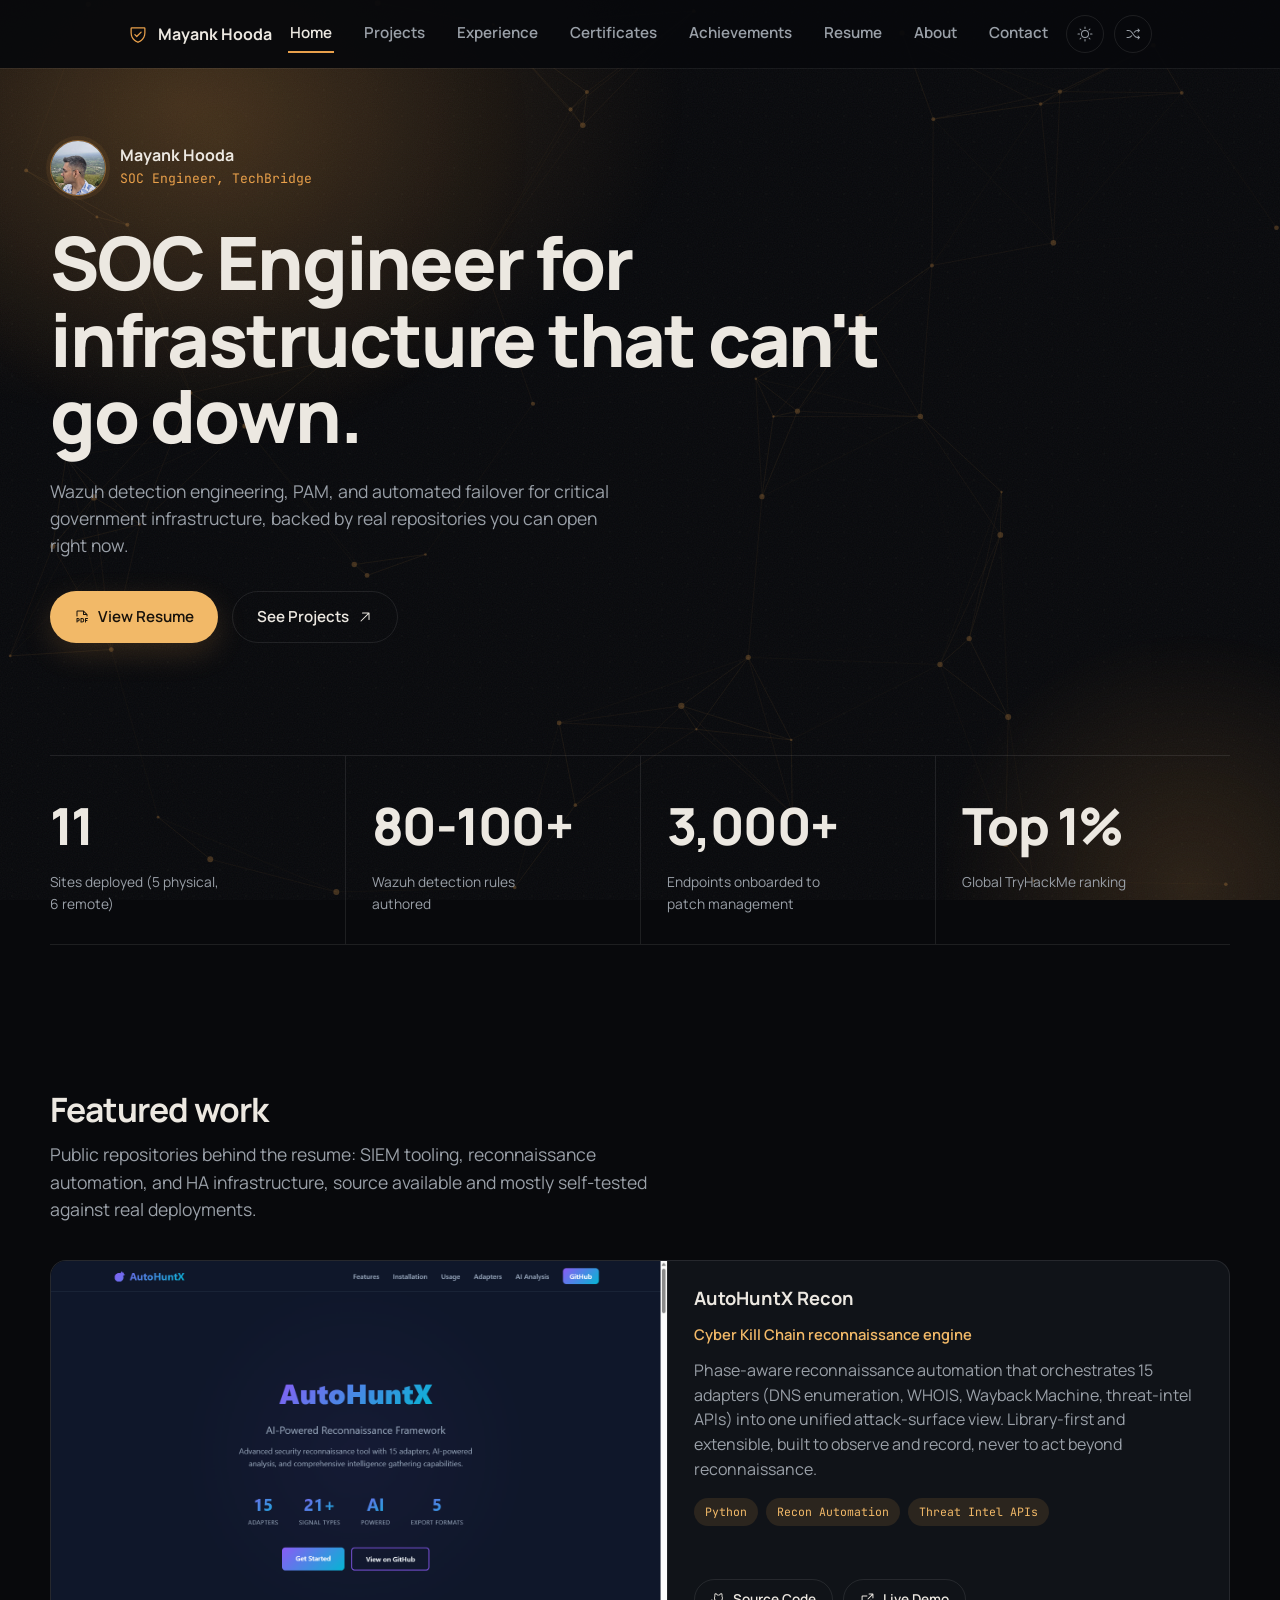
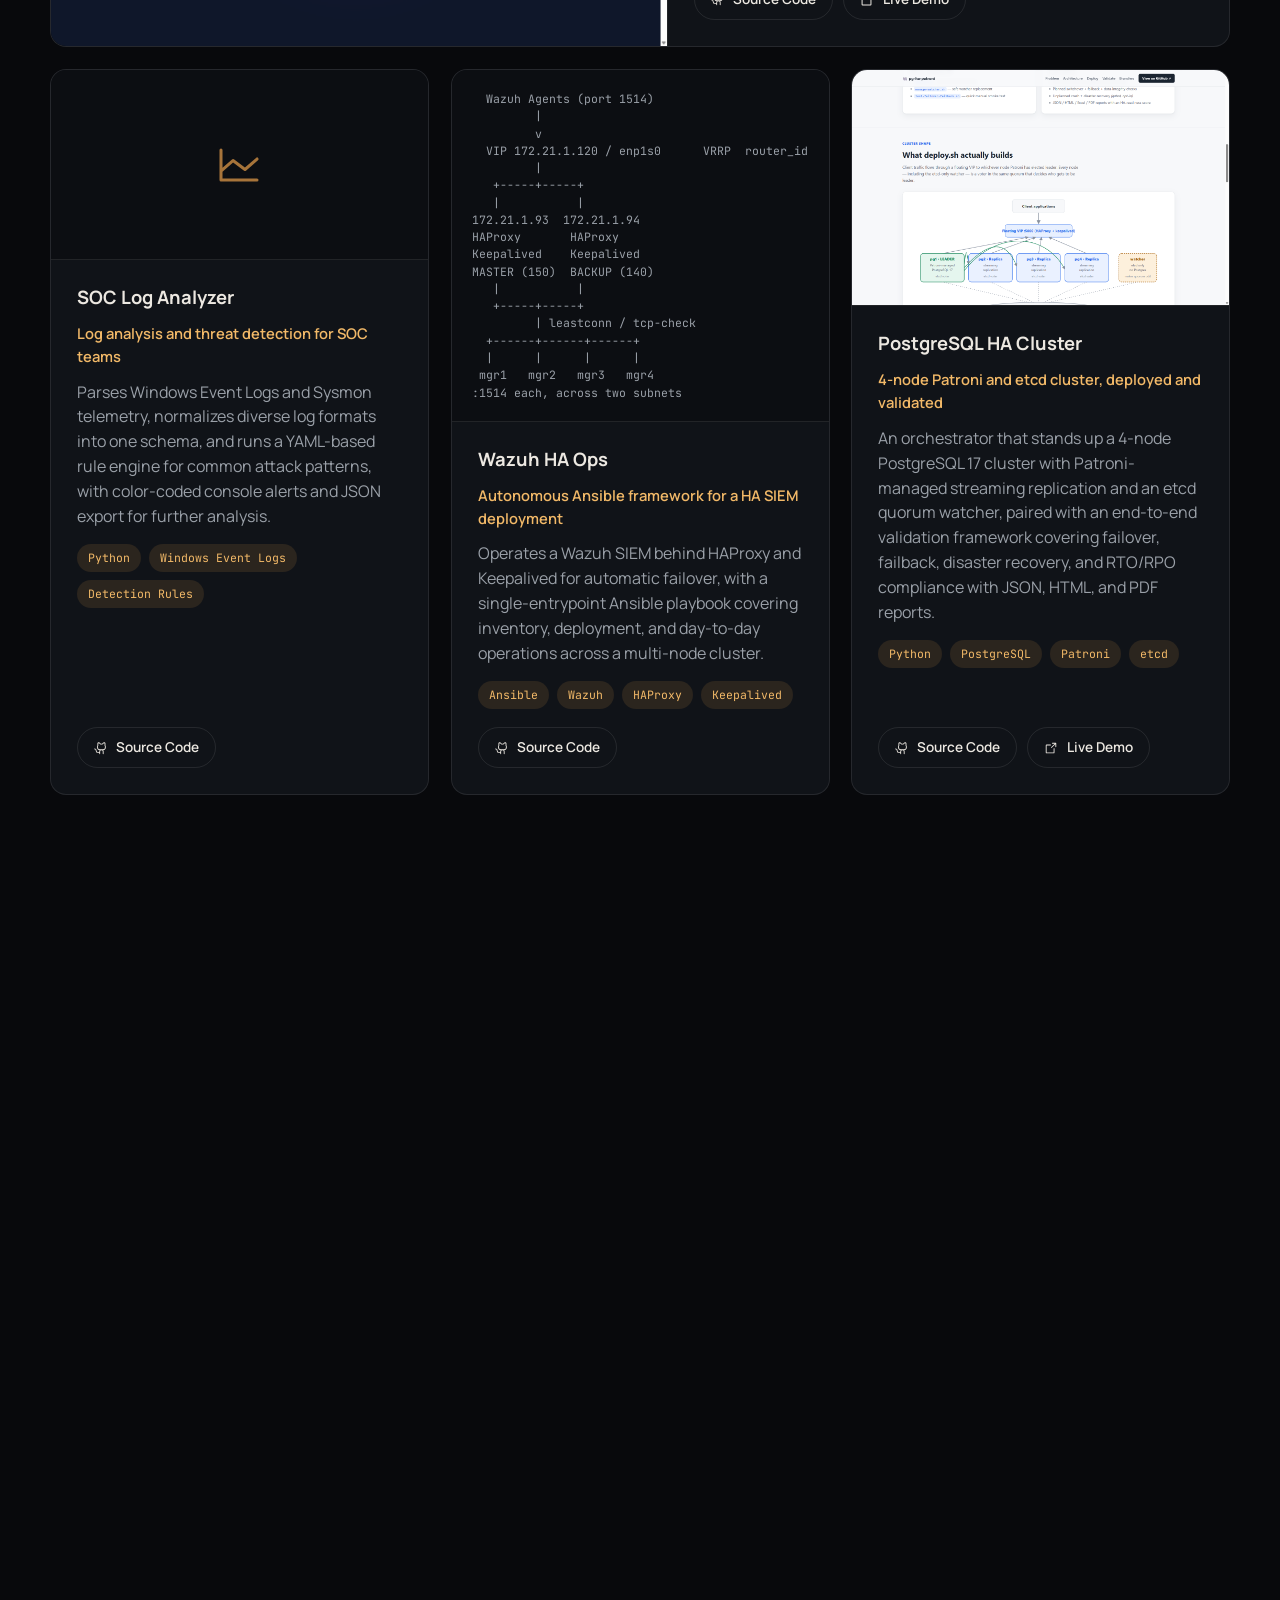
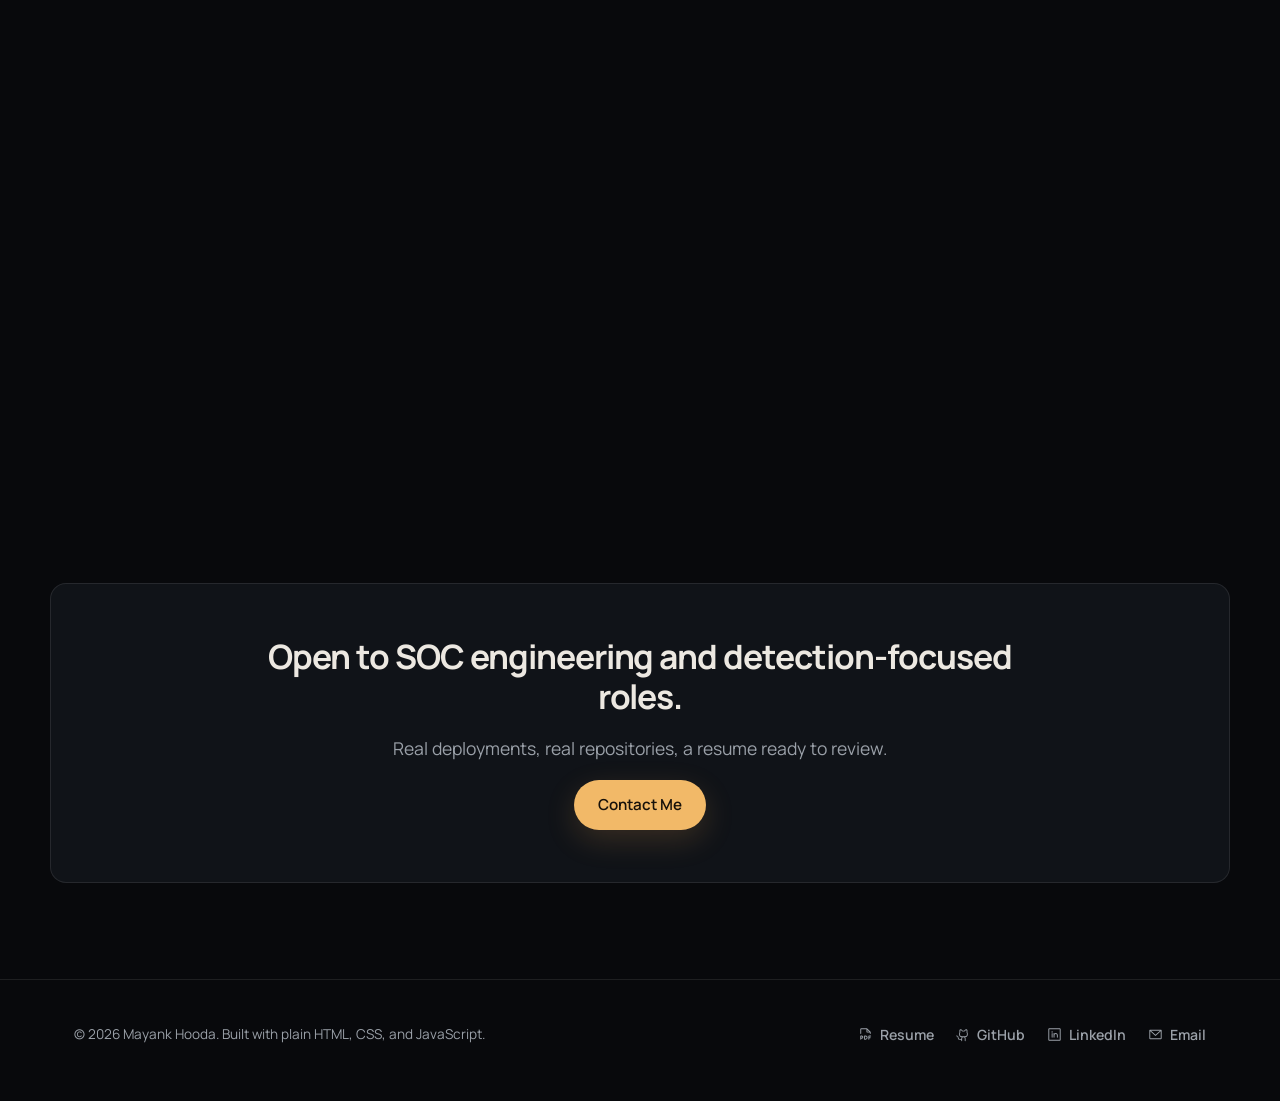
<file: index.html>
<!doctype html>
<html lang="en">
<head>
<meta charset="utf-8">
<meta name="viewport" content="width=device-width, initial-scale=1">
<title>Mayank Hooda | SOC Engineer</title>
<meta name="description" content="Mayank Hooda is a SOC Engineer deploying Wazuh SIEM, PAM, and automated failover infrastructure across critical government sites. Real projects, real repositories.">
<link rel="icon" href="data:image/svg+xml,<svg xmlns=%22http://www.w3.org/2000/svg%22 viewBox=%220 0 256 256%22><rect width=%22256%22 height=%22256%22 rx=%2056%22 fill=%22%232f6690%22/><path fill=%22%23fff%22 d=%22M208,40H48A16,16,0,0,0,32,56v56c0,52.72,25.52,84.67,46.93,102.19,23.06,18.86,46,25.26,47,25.53a8,8,0,0,0,4.2,0c1-.27,23.91-6.67,47-25.53C198.48,196.67,224,164.72,224,112V56A16,16,0,0,0,208,40Zm0,72c0,37.07-13.66,67.16-40.6,89.42A129.3,129.3,0,0,1,128,223.62a128.25,128.25,0,0,1-38.92-21.81C61.82,179.51,48,149.3,48,112l0-56,160,0ZM82.34,141.66a8,8,0,0,1,11.32-11.32L112,148.69l50.34-50.35a8,8,0,0,1,11.32,11.32l-56,56a8,8,0,0,1-11.32,0Z%22/></svg>">
<link rel="stylesheet" href="assets/css/style.css?v=9">
<link rel="stylesheet" href="assets/css/cinematic.css?v=4">
<script>(function(){try{var t=localStorage.getItem("mh-theme");document.documentElement.setAttribute("data-theme",t==="light"?"light":"dark");}catch(e){}})();</script>
</head>
<body>

<div class="bg-field" aria-hidden="true">
  <span class="bg-grid"></span>
  <span class="bg-blob bg-blob-a"></span>
  <span class="bg-blob bg-blob-b"></span>
  <div class="bg-network"></div>
</div>

<header class="site-nav">
  <div class="container nav-inner">
    <a href="index.html" class="brand">
      <span class="icon" style="--icon-url:url('../icons/shield-check.svg')" aria-hidden="true"></span>
      Mayank Hooda
    </a>
    <nav class="nav-links" id="navLinks" aria-label="Primary">
      <a href="index.html" aria-current="page">Home</a>
      <a href="projects.html">Projects</a>
      <a href="experience.html">Experience</a>
      <a href="certificates.html">Certificates</a>
      <a href="achievements.html">Achievements</a>
      <a href="resume.html">Resume</a>
<a href="about.html">About</a>
      <a href="contact.html">Contact</a>
    </nav>
    <div class="nav-actions">
      <button class="icon-btn" id="themeToggle" aria-label="Toggle color theme">
        <span class="icon icon-moon" style="--icon-url:url('../icons/moon.svg')" aria-hidden="true"></span>
        <span class="icon icon-sun" style="--icon-url:url('../icons/sun.svg')" aria-hidden="true"></span>
      </button>
      <button class="icon-btn" id="bgThemeToggle" aria-label="Switch background style">
        <span class="icon" style="--icon-url:url('../icons/shuffle.svg')" aria-hidden="true"></span>
      </button>
      <button class="nav-toggle" id="navToggle" aria-label="Open menu" aria-expanded="false" aria-controls="navLinks">
        <span class="icon" style="--icon-url:url('../icons/list.svg')" aria-hidden="true"></span>
      </button>
    </div>
  </div>
</header>

<main>

  <section class="hero container">
    <div>
      <div class="hero-id hero-fade" data-hero-reveal>
        <img src="assets/img/mayank.jpg" alt="Mayank Hooda" width="56" height="56" onerror="this.hidden=true">
        <div><strong>Mayank Hooda</strong><span class="mono">SOC Engineer, TechBridge</span></div>
      </div>
      <h1 class="hero-fade" data-hero-reveal>SOC Engineer for infrastructure that can't go down.</h1>
      <p class="lede hero-fade" data-hero-reveal>Wazuh detection engineering, PAM, and automated failover for critical government infrastructure, backed by real repositories you can open right now.</p>
      <div class="cta-row hero-fade" data-hero-reveal>
        <a class="btn btn-primary" href="resume.html">
          <span class="icon" style="--icon-url:url('../icons/file-pdf.svg')" aria-hidden="true"></span>
          View Resume
        </a>
        <a class="btn btn-secondary" href="projects.html">
          See Projects
          <span class="icon" style="--icon-url:url('../icons/arrow-up-right.svg')" aria-hidden="true"></span>
        </a>
      </div>
    </div>
  </section>

  <section class="section-tight container">
    <div class="stats">
      <div class="panel stat" data-reveal>
        <strong data-count="11">0</strong>
        <span>Sites deployed (5 physical, 6 remote)</span>
      </div>
      <div class="panel stat" data-reveal>
        <strong>80-100+</strong>
        <span>Wazuh detection rules authored</span>
      </div>
      <div class="panel stat" data-reveal>
        <strong data-count="3000" data-suffix="+">0</strong>
        <span>Endpoints onboarded to patch management</span>
      </div>
      <div class="panel stat" data-reveal>
        <strong>Top 1%</strong>
        <span>Global TryHackMe ranking</span>
      </div>
    </div>
  </section>

  <section class="section container">
    <div class="section-head">
      <h2>Featured work</h2>
      <p class="lede">Public repositories behind the resume: SIEM tooling, reconnaissance automation, and HA infrastructure, source available and mostly self-tested against real deployments.</p>
    </div>
    <div class="project-grid" id="featured-projects"></div>
  </section>

  <section class="section container">
    <div class="section-head">
      <h2>Core skills</h2>
      <p class="lede">The toolset behind the CyberSIO deployment: detection engineering, patch and access management, and the automation that holds it together.</p>
    </div>
    <div class="skills-grid">
      <div class="panel skill-group" data-reveal>
        <h3>
          <span class="icon" style="--icon-url:url('../icons/shield-check.svg')" aria-hidden="true"></span>
          SIEM &amp; Threat Detection
        </h3>
        <div class="skill-tags">
          <span class="tag">Wazuh</span>
          <span class="tag">Detection Rules &amp; Decoders</span>
          <span class="tag">Log Correlation</span>
          <span class="tag">AWS S3 Log Ingestion</span>
        </div>
      </div>
      <div class="panel skill-group" data-reveal>
        <h3>
          <span class="icon" style="--icon-url:url('../icons/magnifying-glass.svg')" aria-hidden="true"></span>
          Vulnerability &amp; Patch Management
        </h3>
        <div class="skill-tags">
          <span class="tag">In-house VAPT Tooling</span>
          <span class="tag">Ansible Automation</span>
          <span class="tag">Nessus</span>
          <span class="tag">OWASP ZAP</span>
        </div>
      </div>
      <div class="panel skill-group" data-reveal>
        <h3>
          <span class="icon" style="--icon-url:url('../icons/lock-key.svg')" aria-hidden="true"></span>
          Privileged Access Management
        </h3>
        <div class="skill-tags">
          <span class="tag">Guacamole PAM</span>
          <span class="tag">Access Governance</span>
        </div>
      </div>
      <div class="panel skill-group" data-reveal>
        <h3>
          <span class="icon" style="--icon-url:url('../icons/terminal-window.svg')" aria-hidden="true"></span>
          Automation &amp; Scripting
        </h3>
        <div class="skill-tags">
          <span class="tag">Python</span>
          <span class="tag">Bash</span>
          <span class="tag">Ansible</span>
          <span class="tag">Health-check Services</span>
        </div>
      </div>
      <div class="panel skill-group" data-reveal>
        <h3>
          <span class="icon" style="--icon-url:url('../icons/database.svg')" aria-hidden="true"></span>
          Database &amp; Infrastructure
        </h3>
        <div class="skill-tags">
          <span class="tag">PostgreSQL HA</span>
          <span class="tag">Patroni-style Failover</span>
          <span class="tag">Split-brain Prevention</span>
        </div>
      </div>
      <div class="panel skill-group" data-reveal>
        <h3>
          <span class="icon" style="--icon-url:url('../icons/cpu.svg')" aria-hidden="true"></span>
          Platforms
        </h3>
        <div class="skill-tags">
          <span class="tag">Linux (Ubuntu, Kali, CentOS)</span>
          <span class="tag">Windows</span>
          <span class="tag">AWS</span>
        </div>
      </div>
    </div>
  </section>

  <section class="section container">
    <div class="split">
      <div>
        <h2>Independently trusted with critical infrastructure</h2>
        <p>At TechBridge, I lead on-site rollout of the CyberSIO SOC toolset for Powergrid sites: authoring detection rules, automating agent onboarding, and architecting a self-healing PostgreSQL failover solution.</p>
        <p>Cyber Security Diploma from CRAW Security, a top 1% global rank on TryHackMe, and a 300+ day learning streak sit behind that work.</p>
        <div class="cta-row" style="margin-top: 22px;">
          <a class="btn btn-secondary" href="about.html">Read the full story</a>
        </div>
      </div>
      <div class="panel" style="padding: 32px;" data-reveal>
        <div class="credential" style="padding: 0; margin-bottom: 18px;">
          <div class="icon-wrap"><span class="icon" style="--icon-url:url('../icons/graduation-cap.svg')" aria-hidden="true"></span></div>
          <div>
            <h3>Cyber Security Diploma</h3>
            <p>CRAW Security, Saket, Delhi</p>
          </div>
        </div>
        <div class="credential" style="padding: 0;">
          <div class="icon-wrap"><span class="icon" style="--icon-url:url('../icons/trophy.svg')" aria-hidden="true"></span></div>
          <div>
            <h3>Top 1% on TryHackMe</h3>
            <p>3M+ users, 200+ completed security labs</p>
          </div>
        </div>
      </div>
    </div>
  </section>

  <section class="container section-tight">
    <div class="panel cta-banner" data-reveal>
      <h2>Open to SOC engineering and detection-focused roles.</h2>
      <p class="lede">Real deployments, real repositories, a resume ready to review.</p>
      <a class="btn btn-primary" href="contact.html">Contact Me</a>
    </div>
  </section>

</main>

<footer class="site-footer">
  <div class="container footer-inner">
    <p>&copy; <span id="year"></span> Mayank Hooda. Built with plain HTML, CSS, and JavaScript.</p>
    <div class="footer-links">
      <a href="assets/files/Mayank-Hooda-Resume.pdf" target="_blank" rel="noopener">
        <span class="icon" style="--icon-url:url('../icons/file-pdf.svg')" aria-hidden="true"></span> Resume
      </a>
      <a href="https://github.com/Marky3012" target="_blank" rel="noopener">
        <span class="icon" style="--icon-url:url('../icons/github-logo.svg')" aria-hidden="true"></span> GitHub
      </a>
      <a href="https://linkedin.com/in/mayank-hooda/" target="_blank" rel="noopener">
        <span class="icon" style="--icon-url:url('../icons/linkedin-logo.svg')" aria-hidden="true"></span> LinkedIn
      </a>
      <a href="mailto:marky.hooda@gmail.com">
        <span class="icon" style="--icon-url:url('../icons/envelope-simple.svg')" aria-hidden="true"></span> Email
      </a>
    </div>
  </div>
</footer>

<script src="assets/js/projects-data.js?v=7"></script>
<script src="assets/js/main.js?v=13"></script>
</body>
</html>
</file>
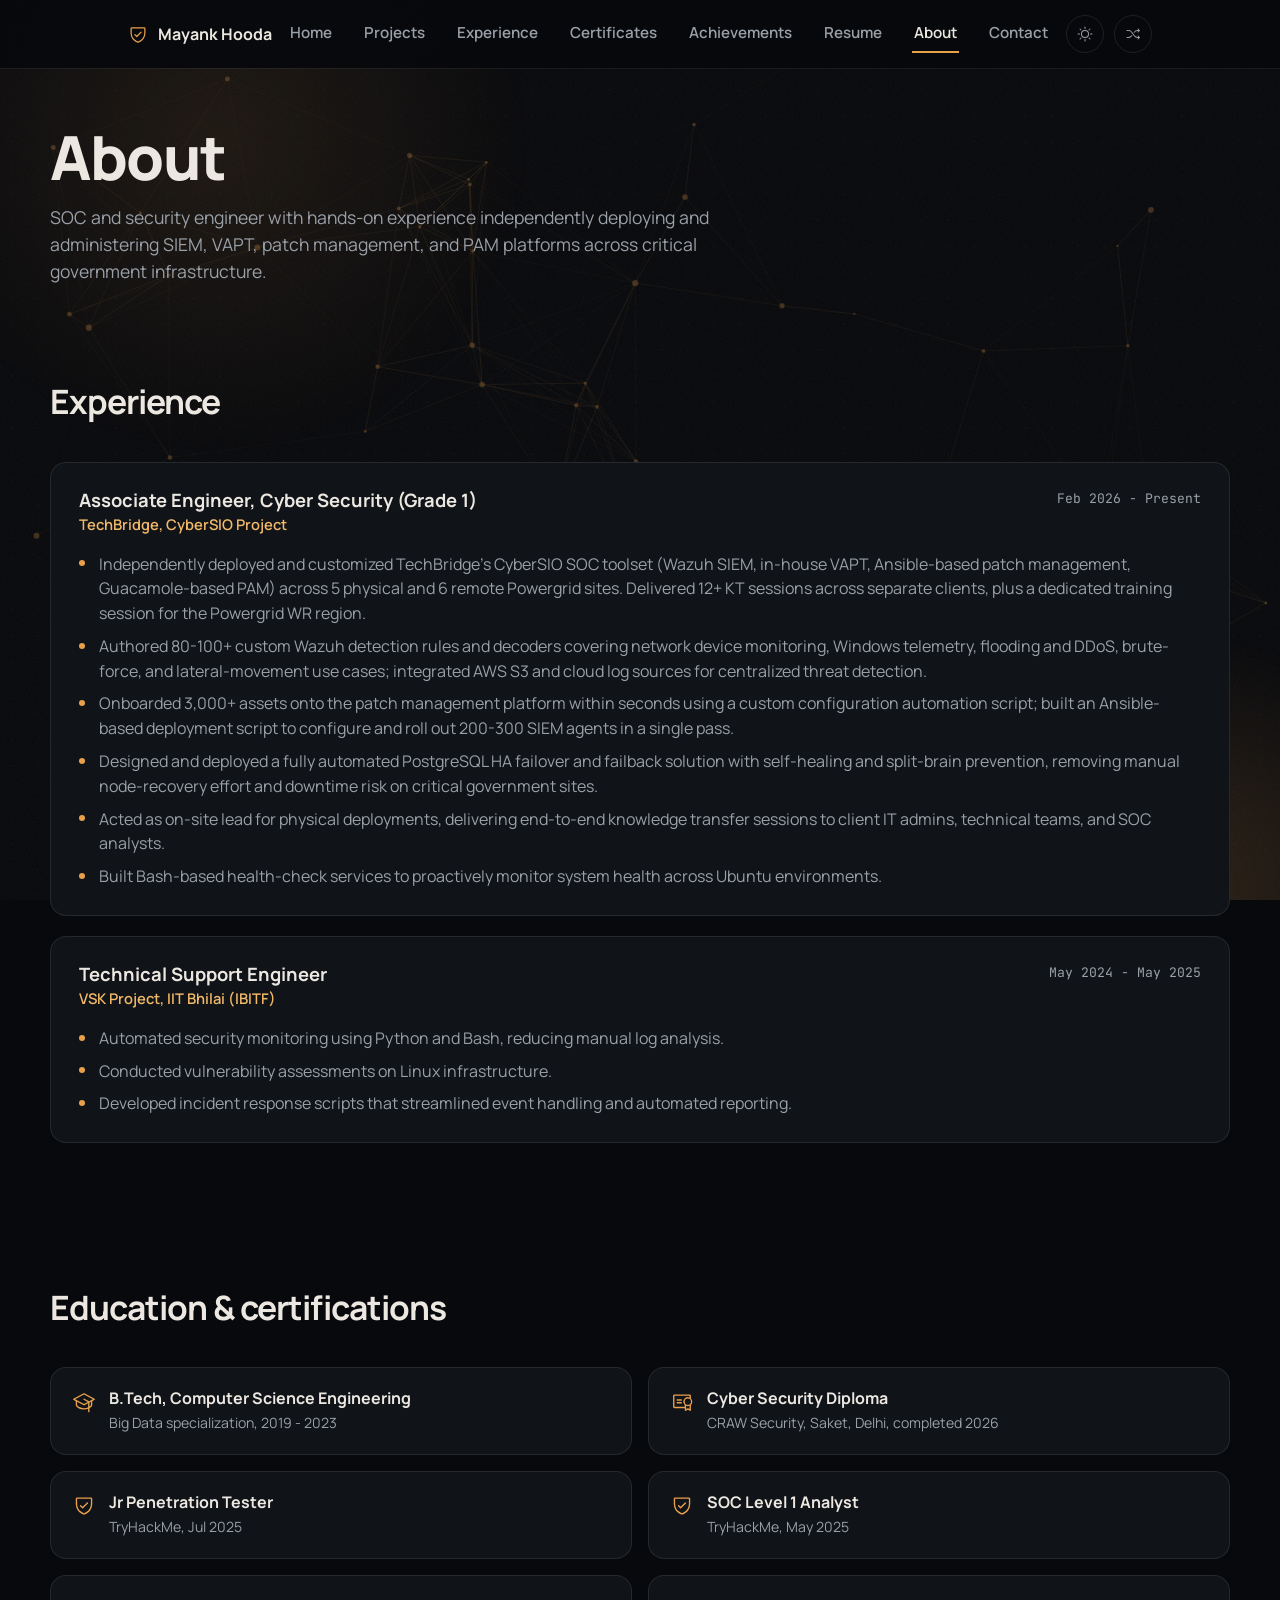
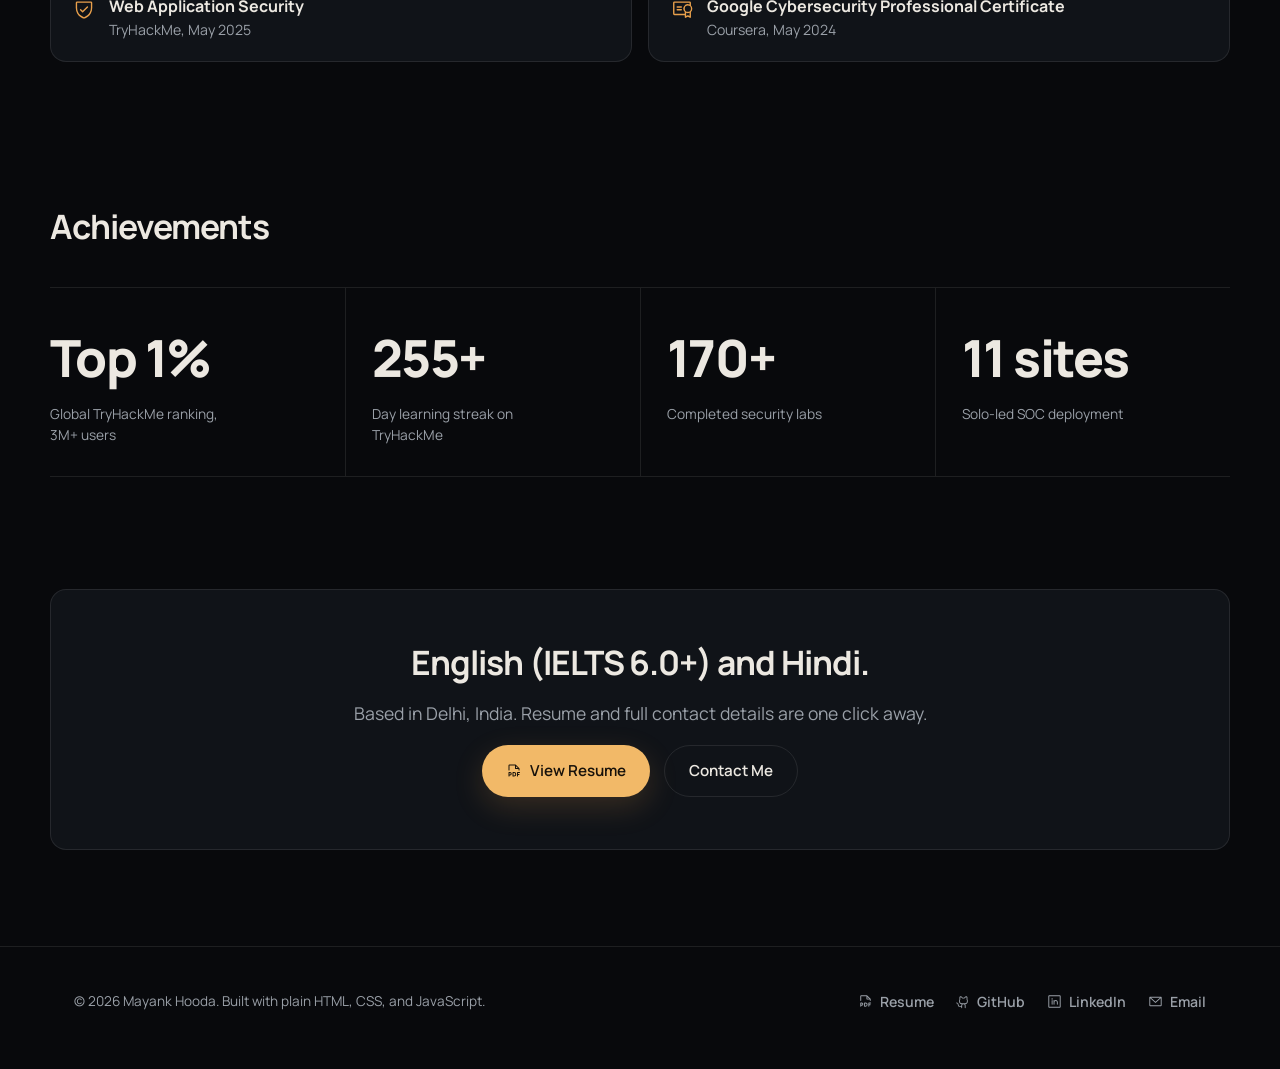
<file: about.html>
<!doctype html>
<html lang="en">
<head>
<meta charset="utf-8">
<meta name="viewport" content="width=device-width, initial-scale=1">
<title>About | Mayank Hooda</title>
<meta name="description" content="Mayank Hooda's background: SOC engineering experience at TechBridge, education, certifications, and TryHackMe achievements.">
<link rel="icon" href="data:image/svg+xml,<svg xmlns=%22http://www.w3.org/2000/svg%22 viewBox=%220 0 256 256%22><rect width=%22256%22 height=%22256%22 rx=%2256%22 fill=%22%232f6690%22/><path fill=%22%23fff%22 d=%22M208,40H48A16,16,0,0,0,32,56v56c0,52.72,25.52,84.67,46.93,102.19,23.06,18.86,46,25.26,47,25.53a8,8,0,0,0,4.2,0c1-.27,23.91-6.67,47-25.53C198.48,196.67,224,164.72,224,112V56A16,16,0,0,0,208,40Zm0,72c0,37.07-13.66,67.16-40.6,89.42A129.3,129.3,0,0,1,128,223.62a128.25,128.25,0,0,1-38.92-21.81C61.82,179.51,48,149.3,48,112l0-56,160,0ZM82.34,141.66a8,8,0,0,1,11.32-11.32L112,148.69l50.34-50.35a8,8,0,0,1,11.32,11.32l-56,56a8,8,0,0,1-11.32,0Z%22/></svg>">
<link rel="stylesheet" href="assets/css/style.css?v=9">
<link rel="stylesheet" href="assets/css/cinematic.css?v=4">
<script>(function(){try{var t=localStorage.getItem("mh-theme");document.documentElement.setAttribute("data-theme",t==="light"?"light":"dark");}catch(e){}})();</script>
</head>
<body>

<div class="bg-field" aria-hidden="true">
  <span class="bg-grid"></span>
  <span class="bg-blob bg-blob-a"></span>
  <span class="bg-blob bg-blob-b"></span>
  <div class="bg-network"></div>
</div>

<header class="site-nav">
  <div class="container nav-inner">
    <a href="index.html" class="brand">
      <span class="icon" style="--icon-url:url('../icons/shield-check.svg')" aria-hidden="true"></span>
      Mayank Hooda
    </a>
    <nav class="nav-links" id="navLinks" aria-label="Primary">
      <a href="index.html">Home</a>
      <a href="projects.html">Projects</a>
      <a href="experience.html">Experience</a>
      <a href="certificates.html">Certificates</a>
      <a href="achievements.html">Achievements</a>
      <a href="resume.html">Resume</a>
<a href="about.html" aria-current="page">About</a>
      <a href="contact.html">Contact</a>
    </nav>
    <div class="nav-actions">
      <button class="icon-btn" id="themeToggle" aria-label="Toggle color theme">
        <span class="icon icon-moon" style="--icon-url:url('../icons/moon.svg')" aria-hidden="true"></span>
        <span class="icon icon-sun" style="--icon-url:url('../icons/sun.svg')" aria-hidden="true"></span>
      </button>
      <button class="icon-btn" id="bgThemeToggle" aria-label="Switch background style">
        <span class="icon" style="--icon-url:url('../icons/shuffle.svg')" aria-hidden="true"></span>
      </button>
      <button class="nav-toggle" id="navToggle" aria-label="Open menu" aria-expanded="false" aria-controls="navLinks">
        <span class="icon" style="--icon-url:url('../icons/list.svg')" aria-hidden="true"></span>
      </button>
    </div>
  </div>
</header>

<main>
  <section class="container page-header">
    <h1 class="hero-fade" data-hero-reveal>About</h1>
    <p class="lede hero-fade" data-hero-reveal>SOC and security engineer with hands-on experience independently deploying and administering SIEM, VAPT, patch management, and PAM platforms across critical government infrastructure.</p>
  </section>

  <section class="container section-tight">
    <div class="section-head">
      <h2>Experience</h2>
    </div>
    <div class="timeline">
      <article class="panel timeline-item" data-reveal>
        <div class="timeline-head">
          <div>
            <h3>Associate Engineer, Cyber Security (Grade 1)</h3>
            <p class="timeline-role">TechBridge, CyberSIO Project</p>
          </div>
          <span class="timeline-date mono">Feb 2026 - Present</span>
        </div>
        <ul>
          <li>Independently deployed and customized TechBridge's CyberSIO SOC toolset (Wazuh SIEM, in-house VAPT, Ansible-based patch management, Guacamole-based PAM) across 5 physical and 6 remote Powergrid sites. Delivered 12+ KT sessions across separate clients, plus a dedicated training session for the Powergrid WR region.</li>
          <li>Authored 80-100+ custom Wazuh detection rules and decoders covering network device monitoring, Windows telemetry, flooding and DDoS, brute-force, and lateral-movement use cases; integrated AWS S3 and cloud log sources for centralized threat detection.</li>
          <li>Onboarded 3,000+ assets onto the patch management platform within seconds using a custom configuration automation script; built an Ansible-based deployment script to configure and roll out 200-300 SIEM agents in a single pass.</li>
          <li>Designed and deployed a fully automated PostgreSQL HA failover and failback solution with self-healing and split-brain prevention, removing manual node-recovery effort and downtime risk on critical government sites.</li>
          <li>Acted as on-site lead for physical deployments, delivering end-to-end knowledge transfer sessions to client IT admins, technical teams, and SOC analysts.</li>
          <li>Built Bash-based health-check services to proactively monitor system health across Ubuntu environments.</li>
        </ul>
      </article>

      <article class="panel timeline-item" data-reveal>
        <div class="timeline-head">
          <div>
            <h3>Technical Support Engineer</h3>
            <p class="timeline-role">VSK Project, IIT Bhilai (IBITF)</p>
          </div>
          <span class="timeline-date mono">May 2024 - May 2025</span>
        </div>
        <ul>
          <li>Automated security monitoring using Python and Bash, reducing manual log analysis.</li>
          <li>Conducted vulnerability assessments on Linux infrastructure.</li>
          <li>Developed incident response scripts that streamlined event handling and automated reporting.</li>
        </ul>
      </article>
    </div>
  </section>

  <section class="container section">
    <div class="section-head">
      <h2>Education &amp; certifications</h2>
    </div>
    <div class="credential-grid">
      <div class="panel credential" data-reveal>
        <span class="icon" style="--icon-url:url('../icons/graduation-cap.svg')" aria-hidden="true"></span>
        <div>
          <h3>B.Tech, Computer Science Engineering</h3>
          <p>Big Data specialization, 2019 - 2023</p>
        </div>
      </div>
      <div class="panel credential" data-reveal>
        <span class="icon" style="--icon-url:url('../icons/certificate.svg')" aria-hidden="true"></span>
        <div>
          <h3>Cyber Security Diploma</h3>
          <p>CRAW Security, Saket, Delhi, completed 2026</p>
        </div>
      </div>
      <div class="panel credential" data-reveal>
        <span class="icon" style="--icon-url:url('../icons/shield-check.svg')" aria-hidden="true"></span>
        <div>
          <h3>Jr Penetration Tester</h3>
          <p>TryHackMe, Jul 2025</p>
        </div>
      </div>
      <div class="panel credential" data-reveal>
        <span class="icon" style="--icon-url:url('../icons/shield-check.svg')" aria-hidden="true"></span>
        <div>
          <h3>SOC Level 1 Analyst</h3>
          <p>TryHackMe, May 2025</p>
        </div>
      </div>
      <div class="panel credential" data-reveal>
        <span class="icon" style="--icon-url:url('../icons/shield-check.svg')" aria-hidden="true"></span>
        <div>
          <h3>Web Application Security</h3>
          <p>TryHackMe, May 2025</p>
        </div>
      </div>
      <div class="panel credential" data-reveal>
        <span class="icon" style="--icon-url:url('../icons/certificate.svg')" aria-hidden="true"></span>
        <div>
          <h3>Google Cybersecurity Professional Certificate</h3>
          <p>Coursera, May 2024</p>
        </div>
      </div>
    </div>
  </section>

  <section class="container section-tight">
    <div class="section-head">
      <h2>Achievements</h2>
    </div>
    <div class="stats">
      <div class="panel stat" data-reveal>
        <strong>Top 1%</strong>
        <span>Global TryHackMe ranking, 3M+ users</span>
      </div>
      <div class="panel stat" data-reveal>
        <strong data-count="300" data-suffix="+">0</strong>
        <span>Day learning streak on TryHackMe</span>
      </div>
      <div class="panel stat" data-reveal>
        <strong data-count="200" data-suffix="+">0</strong>
        <span>Completed security labs</span>
      </div>
      <div class="panel stat" data-reveal>
        <strong>11 sites</strong>
        <span>Solo-led SOC deployment</span>
      </div>
    </div>
  </section>

  <section class="container section-tight">
    <div class="panel cta-banner" data-reveal>
      <h2>English (IELTS 6.0+) and Hindi.</h2>
      <p class="lede">Based in Delhi, India. Resume and full contact details are one click away.</p>
      <div class="cta-row">
        <a class="btn btn-primary" href="resume.html">
          <span class="icon" style="--icon-url:url('../icons/file-pdf.svg')" aria-hidden="true"></span>
          View Resume
        </a>
        <a class="btn btn-secondary" href="contact.html">Contact Me</a>
      </div>
    </div>
  </section>
</main>

<footer class="site-footer">
  <div class="container footer-inner">
    <p>&copy; <span id="year"></span> Mayank Hooda. Built with plain HTML, CSS, and JavaScript.</p>
    <div class="footer-links">
      <a href="assets/files/Mayank-Hooda-Resume.pdf" target="_blank" rel="noopener">
        <span class="icon" style="--icon-url:url('../icons/file-pdf.svg')" aria-hidden="true"></span> Resume
      </a>
      <a href="https://github.com/Marky3012" target="_blank" rel="noopener">
        <span class="icon" style="--icon-url:url('../icons/github-logo.svg')" aria-hidden="true"></span> GitHub
      </a>
      <a href="https://linkedin.com/in/mayank-hooda/" target="_blank" rel="noopener">
        <span class="icon" style="--icon-url:url('../icons/linkedin-logo.svg')" aria-hidden="true"></span> LinkedIn
      </a>
      <a href="mailto:marky.hooda@gmail.com">
        <span class="icon" style="--icon-url:url('../icons/envelope-simple.svg')" aria-hidden="true"></span> Email
      </a>
    </div>
  </div>
</footer>

<script src="assets/js/main.js?v=13"></script>
</body>
</html>
</file>
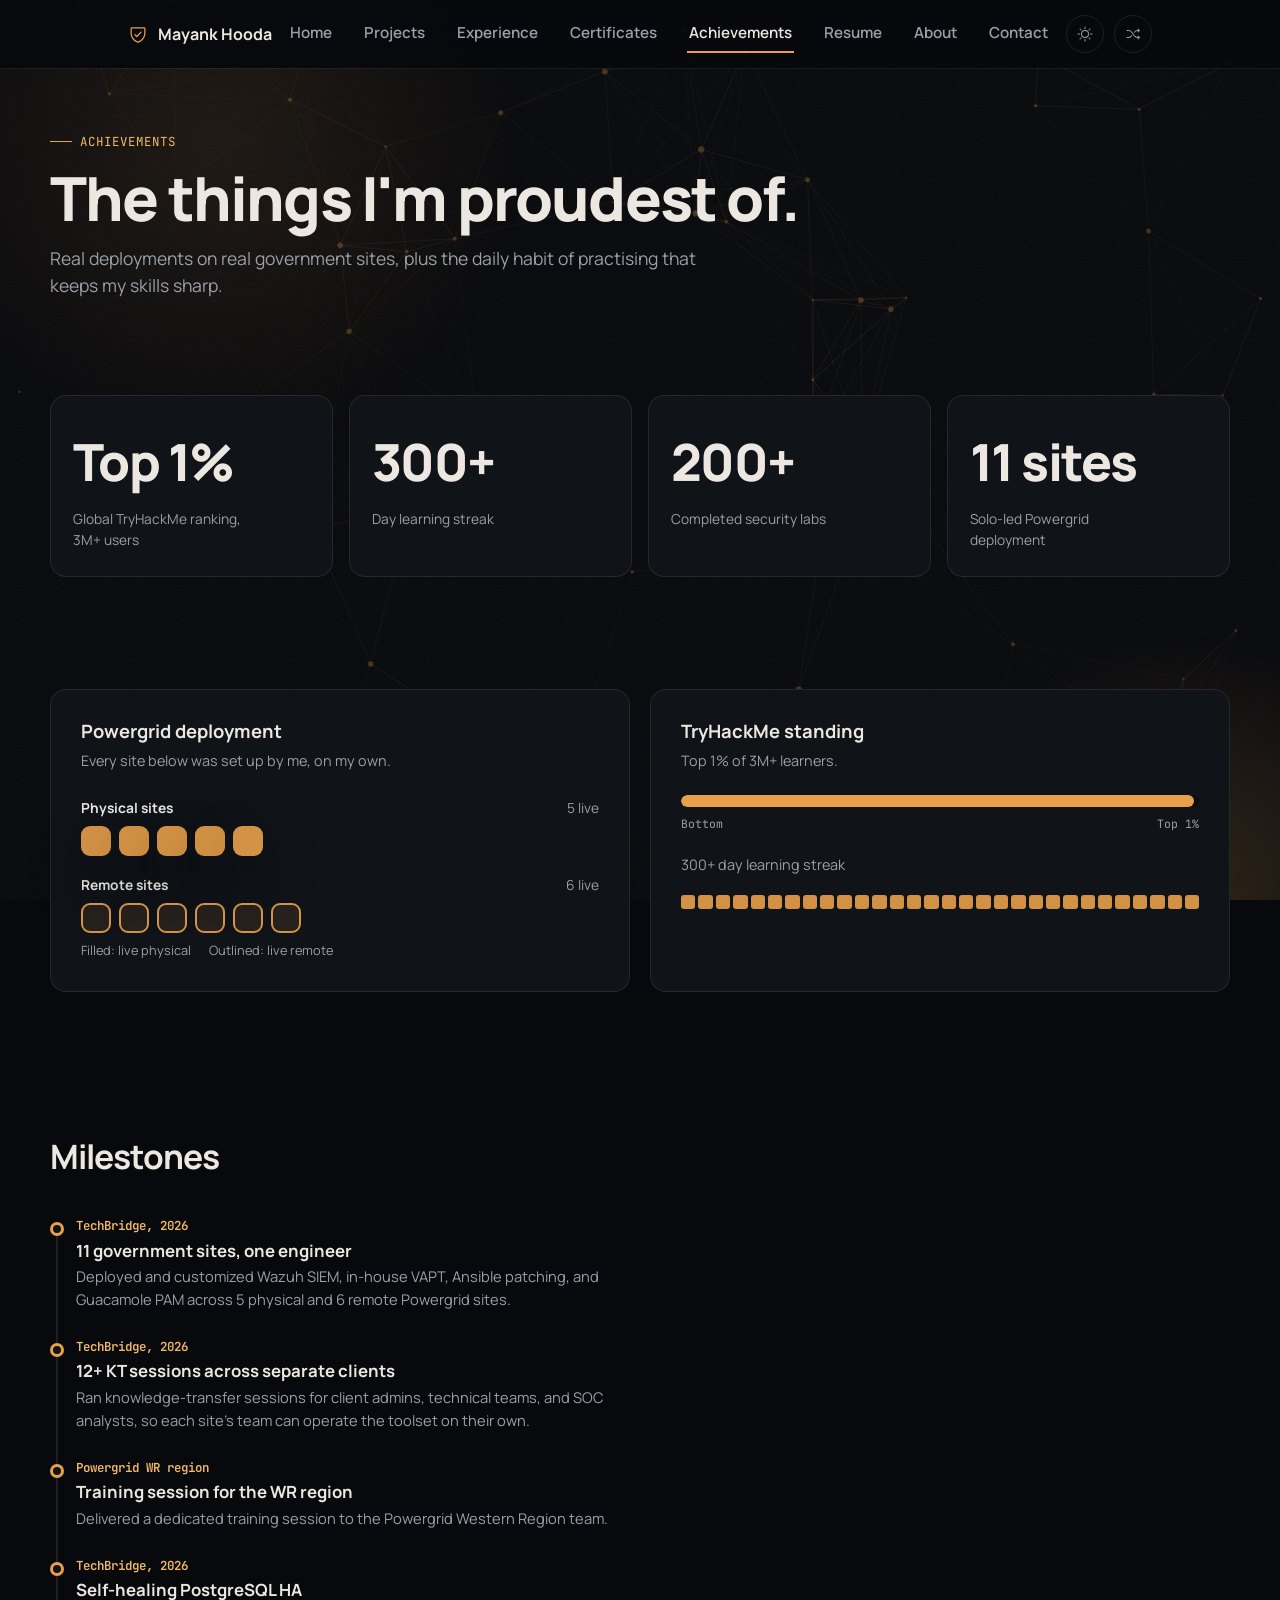
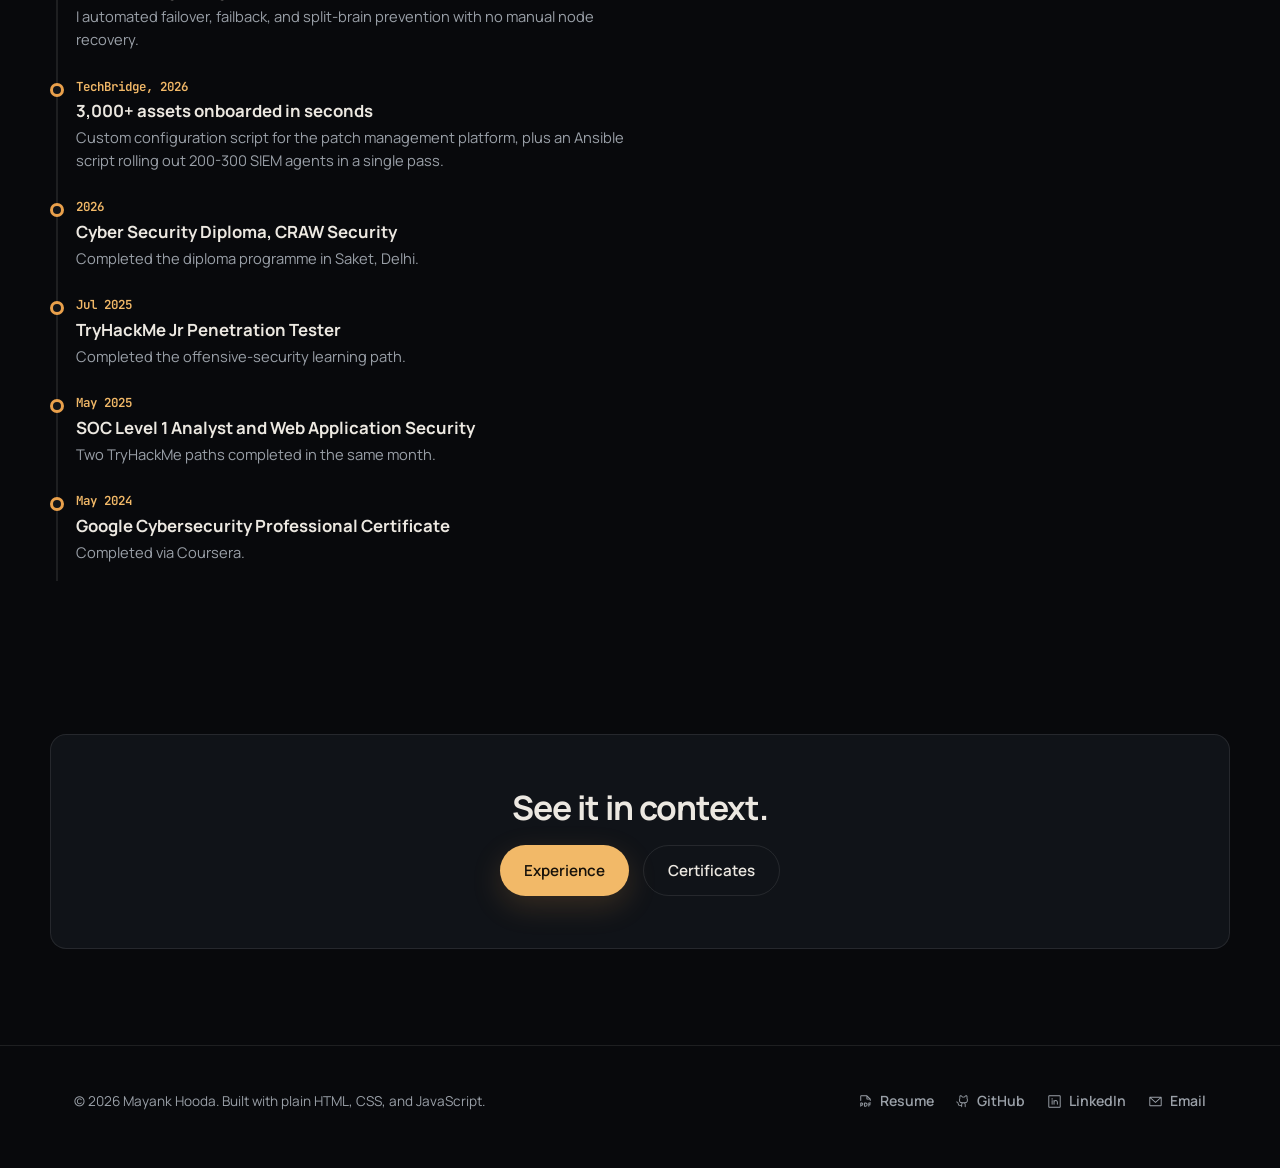
<file: achievements.html>
<!doctype html>
<html lang="en">
<head>
<meta charset="utf-8">
<meta name="viewport" content="width=device-width, initial-scale=1">
<title>Achievements | Mayank Hooda</title>
<meta name="description" content="Mayank Hooda's achievements: Top 1% TryHackMe, 11-site solo SOC deployment, automation milestones.">
<link rel="icon" href="data:image/svg+xml,<svg xmlns=%22http://www.w3.org/2000/svg%22 viewBox=%220 0 256 256%22><rect width=%22256%22 height=%22256%22 rx=%2256%22 fill=%22%232f6690%22/><path fill=%22%23fff%22 d=%22M208,40H48A16,16,0,0,0,32,56v56c0,52.72,25.52,84.67,46.93,102.19,23.06,18.86,46,25.26,47,25.53a8,8,0,0,0,4.2,0c1-.27,23.91-6.67,47-25.53C198.48,196.67,224,164.72,224,112V56A16,16,0,0,0,208,40Zm0,72c0,37.07-13.66,67.16-40.6,89.42A129.3,129.3,0,0,1,128,223.62a128.25,128.25,0,0,1-38.92-21.81C61.82,179.51,48,149.3,48,112l0-56,160,0ZM82.34,141.66a8,8,0,0,1,11.32-11.32L112,148.69l50.34-50.35a8,8,0,0,1,11.32,11.32l-56,56a8,8,0,0,1-11.32,0Z%22/></svg>">
<link rel="stylesheet" href="assets/css/style.css?v=9">
<link rel="stylesheet" href="assets/css/pages.css?v=3">
<link rel="stylesheet" href="assets/css/cinematic.css?v=4">
<script>(function(){try{var t=localStorage.getItem("mh-theme");document.documentElement.setAttribute("data-theme",t==="light"?"light":"dark");}catch(e){}})();</script>
</head>
<body>

<div class="bg-field" aria-hidden="true">
  <span class="bg-grid"></span>
  <span class="bg-blob bg-blob-a"></span>
  <span class="bg-blob bg-blob-b"></span>
  <div class="bg-network"></div>
</div>

<header class="site-nav">
  <div class="container nav-inner">
    <a href="index.html" class="brand">
      <span class="icon" style="--icon-url:url('../icons/shield-check.svg')" aria-hidden="true"></span>
      Mayank Hooda
    </a>
    <nav class="nav-links" id="navLinks" aria-label="Primary">
      <a href="index.html">Home</a>
      <a href="projects.html">Projects</a>
      <a href="experience.html">Experience</a>
      <a href="certificates.html">Certificates</a>
      <a href="achievements.html" aria-current="page">Achievements</a>
      <a href="resume.html">Resume</a>
<a href="about.html">About</a>
      <a href="contact.html">Contact</a>
    </nav>
    <div class="nav-actions">
      <button class="icon-btn" id="themeToggle" aria-label="Toggle color theme">
        <span class="icon icon-moon" style="--icon-url:url('../icons/moon.svg')" aria-hidden="true"></span>
        <span class="icon icon-sun" style="--icon-url:url('../icons/sun.svg')" aria-hidden="true"></span>
      </button>
      <button class="icon-btn" id="bgThemeToggle" aria-label="Switch background style">
        <span class="icon" style="--icon-url:url('../icons/shuffle.svg')" aria-hidden="true"></span>
      </button>
      <button class="nav-toggle" id="navToggle" aria-label="Open menu" aria-expanded="false" aria-controls="navLinks">
        <span class="icon" style="--icon-url:url('../icons/list.svg')" aria-hidden="true"></span>
      </button>
    </div>
  </div>
</header>

<main>

  <section class="container page-header">
    <div class="eyebrow hero-fade" data-hero-reveal>Achievements</div>
    <h1 class="hero-fade" data-hero-reveal>The things I'm proudest of.</h1>
    <p class="lede hero-fade" data-hero-reveal>Real deployments on real government sites, plus the daily habit of practising that keeps my skills sharp.</p>
  </section>

  <section class="container section-tight">
    <div class="ach-hero-stats">
      <div class="panel stat" data-reveal><strong>Top 1%</strong><span>Global TryHackMe ranking, 3M+ users</span></div>
      <div class="panel stat" data-reveal><strong data-count="300" data-suffix="+">0</strong><span>Day learning streak</span></div>
      <div class="panel stat" data-reveal><strong data-count="200" data-suffix="+">0</strong><span>Completed security labs</span></div>
      <div class="panel stat" data-reveal><strong data-count="11" data-suffix=" sites">0</strong><span>Solo-led Powergrid deployment</span></div>
    </div>
  </section>

  <section class="container section-tight">
    <div class="ach-split">
      <div class="panel sites-panel" data-reveal>
        <h3>Powergrid deployment</h3>
        <p class="meta-line">Every site below was set up by me, on my own.</p>
        <div class="site-map">
          <div class="site-line"><div class="lbl"><strong>Physical sites</strong><span>5 live</span></div><div class="site-dots"><span class="site-dot"></span><span class="site-dot"></span><span class="site-dot"></span><span class="site-dot"></span><span class="site-dot"></span></div></div>
          <div class="site-line"><div class="lbl"><strong>Remote sites</strong><span>6 live</span></div><div class="site-dots"><span class="site-dot remote"></span><span class="site-dot remote"></span><span class="site-dot remote"></span><span class="site-dot remote"></span><span class="site-dot remote"></span><span class="site-dot remote"></span></div></div>
        </div>
        <div class="legend"><span>Filled: live physical</span><span>Outlined: live remote</span></div>
      </div>
      <div class="panel thm-panel" data-reveal>
        <h3>TryHackMe standing</h3>
        <p class="meta-line">Top 1% of 3M+ learners.</p>
        <div class="rank-meter"><div class="bar"><div class="fill"></div></div><div class="scale"><span>Bottom</span><span>Top 1%</span></div></div>
        <p class="meta-line">300+ day learning streak</p>
        <div class="streak" aria-hidden="true"><i></i><i></i><i></i><i></i><i></i><i></i><i></i><i></i><i></i><i></i><i></i><i></i><i></i><i></i><i></i><i></i><i></i><i></i><i></i><i></i><i></i><i></i><i></i><i></i><i></i><i></i><i></i><i></i><i></i><i></i></div>
      </div>
    </div>
  </section>

  <section class="container section">
    <div class="section-head"><h2>Milestones</h2></div>
    <div class="milestones">
      <div class="milestone" data-reveal><div class="when">TechBridge, 2026</div><h3>11 government sites, one engineer</h3><p>Deployed and customized Wazuh SIEM, in-house VAPT, Ansible patching, and Guacamole PAM across 5 physical and 6 remote Powergrid sites.</p></div>
      <div class="milestone" data-reveal><div class="when">TechBridge, 2026</div><h3>12+ KT sessions across separate clients</h3><p>Ran knowledge-transfer sessions for client admins, technical teams, and SOC analysts, so each site's team can operate the toolset on their own.</p></div>
      <div class="milestone" data-reveal><div class="when">Powergrid WR region</div><h3>Training session for the WR region</h3><p>Delivered a dedicated training session to the Powergrid Western Region team.</p></div>
      <div class="milestone" data-reveal><div class="when">TechBridge, 2026</div><h3>Self-healing PostgreSQL HA</h3><p>I automated failover, failback, and split-brain prevention with no manual node recovery.</p></div>
      <div class="milestone" data-reveal><div class="when">TechBridge, 2026</div><h3>3,000+ assets onboarded in seconds</h3><p>Custom configuration script for the patch management platform, plus an Ansible script rolling out 200-300 SIEM agents in a single pass.</p></div>
      <div class="milestone" data-reveal><div class="when">2026</div><h3>Cyber Security Diploma, CRAW Security</h3><p>Completed the diploma programme in Saket, Delhi.</p></div>
      <div class="milestone" data-reveal><div class="when">Jul 2025</div><h3>TryHackMe Jr Penetration Tester</h3><p>Completed the offensive-security learning path.</p></div>
      <div class="milestone" data-reveal><div class="when">May 2025</div><h3>SOC Level 1 Analyst and Web Application Security</h3><p>Two TryHackMe paths completed in the same month.</p></div>
      <div class="milestone" data-reveal><div class="when">May 2024</div><h3>Google Cybersecurity Professional Certificate</h3><p>Completed via Coursera.</p></div>
    </div>
  </section>

  <section class="container section-tight">
    <div class="panel cta-banner" data-reveal>
      <h2>See it in context.</h2>
      <div class="cta-row">
        <a class="btn btn-primary" href="experience.html">Experience</a>
        <a class="btn btn-secondary" href="certificates.html">Certificates</a>
      </div>
    </div>
  </section>
</main>

<footer class="site-footer">
  <div class="container footer-inner">
    <p>&copy; <span id="year"></span> Mayank Hooda. Built with plain HTML, CSS, and JavaScript.</p>
    <div class="footer-links">
      <a href="assets/files/Mayank-Hooda-Resume.pdf" target="_blank" rel="noopener">
        <span class="icon" style="--icon-url:url('../icons/file-pdf.svg')" aria-hidden="true"></span> Resume
      </a>
      <a href="https://github.com/Marky3012" target="_blank" rel="noopener">
        <span class="icon" style="--icon-url:url('../icons/github-logo.svg')" aria-hidden="true"></span> GitHub
      </a>
      <a href="https://linkedin.com/in/mayank-hooda/" target="_blank" rel="noopener">
        <span class="icon" style="--icon-url:url('../icons/linkedin-logo.svg')" aria-hidden="true"></span> LinkedIn
      </a>
      <a href="mailto:marky.hooda@gmail.com">
        <span class="icon" style="--icon-url:url('../icons/envelope-simple.svg')" aria-hidden="true"></span> Email
      </a>
    </div>
  </div>
</footer>

<script src="assets/js/main.js?v=13"></script>
<script src="assets/js/pages.js?v=1"></script>
</body>
</html>
</file>
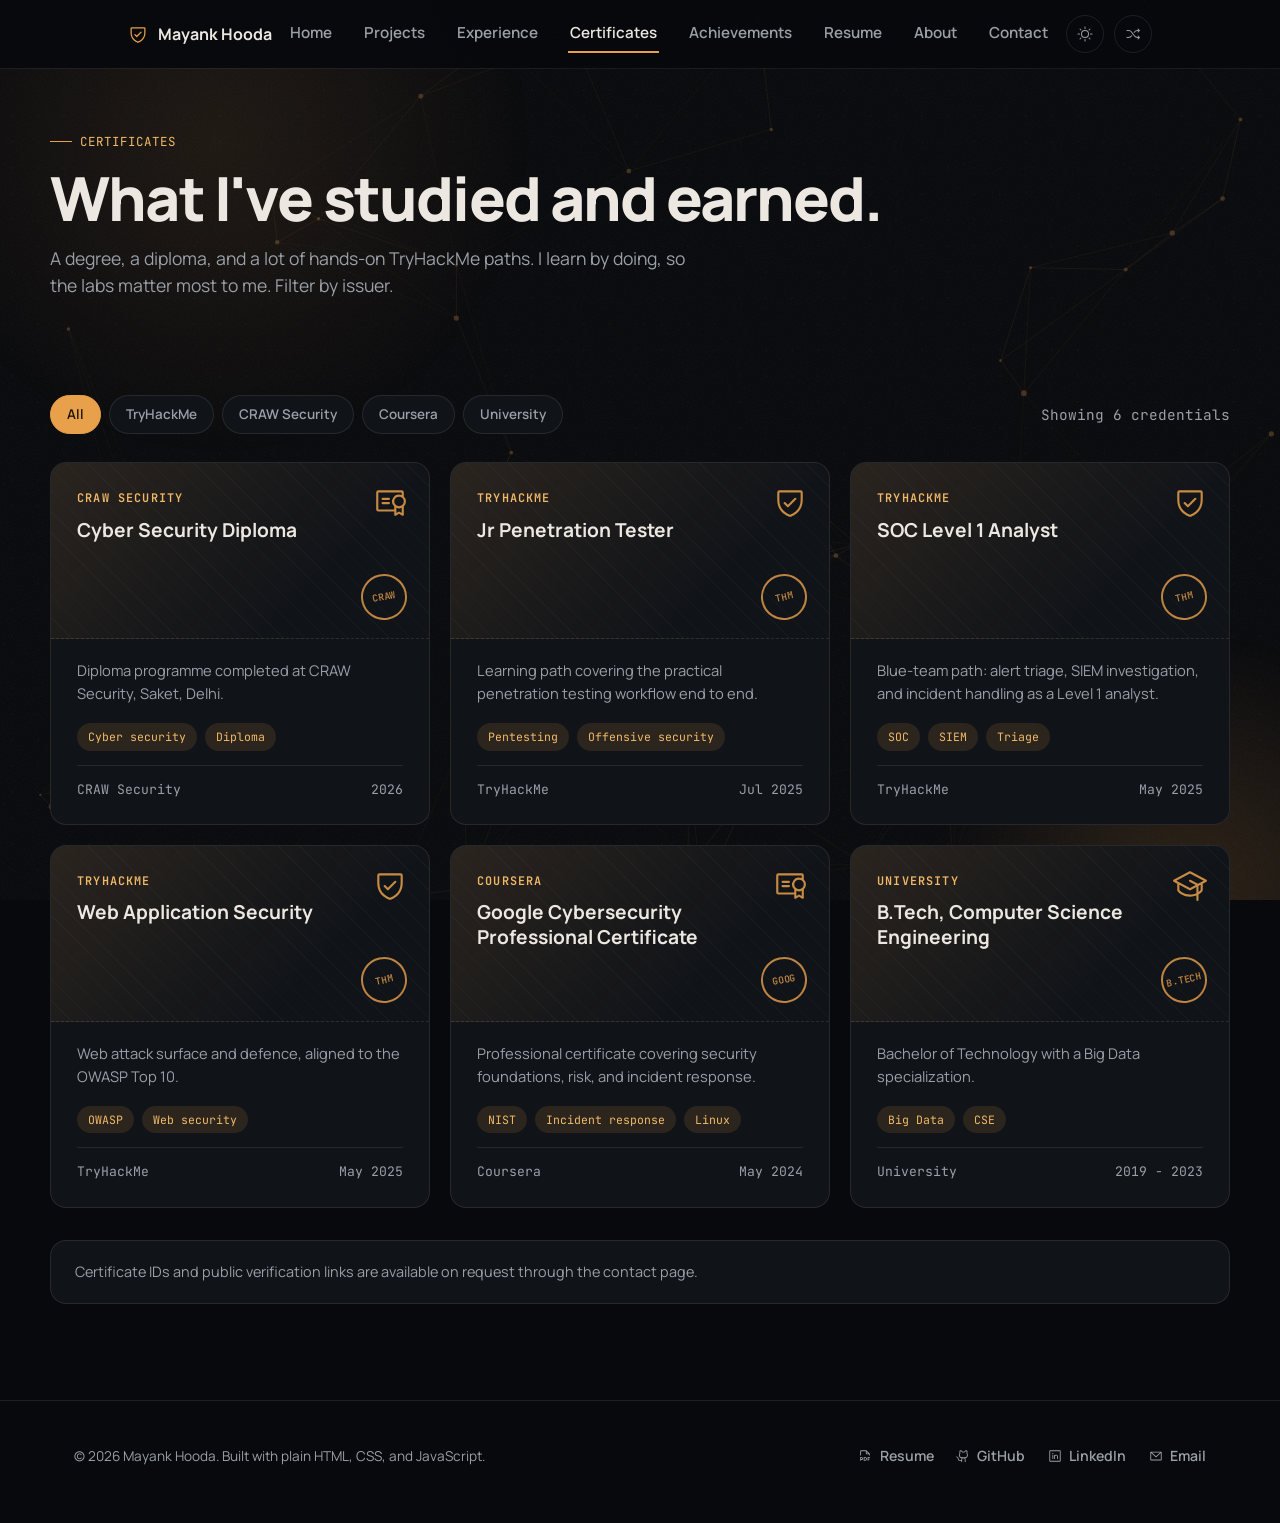
<file: certificates.html>
<!doctype html>
<html lang="en">
<head>
<meta charset="utf-8">
<meta name="viewport" content="width=device-width, initial-scale=1">
<title>Certificates | Mayank Hooda</title>
<meta name="description" content="Mayank Hooda's certifications: TryHackMe Jr Penetration Tester, SOC Level 1, Web Application Security, Google Cybersecurity, CRAW Security diploma.">
<link rel="icon" href="data:image/svg+xml,<svg xmlns=%22http://www.w3.org/2000/svg%22 viewBox=%220 0 256 256%22><rect width=%22256%22 height=%22256%22 rx=%2256%22 fill=%22%232f6690%22/><path fill=%22%23fff%22 d=%22M208,40H48A16,16,0,0,0,32,56v56c0,52.72,25.52,84.67,46.93,102.19,23.06,18.86,46,25.26,47,25.53a8,8,0,0,0,4.2,0c1-.27,23.91-6.67,47-25.53C198.48,196.67,224,164.72,224,112V56A16,16,0,0,0,208,40Zm0,72c0,37.07-13.66,67.16-40.6,89.42A129.3,129.3,0,0,1,128,223.62a128.25,128.25,0,0,1-38.92-21.81C61.82,179.51,48,149.3,48,112l0-56,160,0ZM82.34,141.66a8,8,0,0,1,11.32-11.32L112,148.69l50.34-50.35a8,8,0,0,1,11.32,11.32l-56,56a8,8,0,0,1-11.32,0Z%22/></svg>">
<link rel="stylesheet" href="assets/css/style.css?v=9">
<link rel="stylesheet" href="assets/css/pages.css?v=3">
<link rel="stylesheet" href="assets/css/cinematic.css?v=4">
<script>(function(){try{var t=localStorage.getItem("mh-theme");document.documentElement.setAttribute("data-theme",t==="light"?"light":"dark");}catch(e){}})();</script>
</head>
<body>

<div class="bg-field" aria-hidden="true">
  <span class="bg-grid"></span>
  <span class="bg-blob bg-blob-a"></span>
  <span class="bg-blob bg-blob-b"></span>
  <div class="bg-network"></div>
</div>

<header class="site-nav">
  <div class="container nav-inner">
    <a href="index.html" class="brand">
      <span class="icon" style="--icon-url:url('../icons/shield-check.svg')" aria-hidden="true"></span>
      Mayank Hooda
    </a>
    <nav class="nav-links" id="navLinks" aria-label="Primary">
      <a href="index.html">Home</a>
      <a href="projects.html">Projects</a>
      <a href="experience.html">Experience</a>
      <a href="certificates.html" aria-current="page">Certificates</a>
      <a href="achievements.html">Achievements</a>
      <a href="resume.html">Resume</a>
<a href="about.html">About</a>
      <a href="contact.html">Contact</a>
    </nav>
    <div class="nav-actions">
      <button class="icon-btn" id="themeToggle" aria-label="Toggle color theme">
        <span class="icon icon-moon" style="--icon-url:url('../icons/moon.svg')" aria-hidden="true"></span>
        <span class="icon icon-sun" style="--icon-url:url('../icons/sun.svg')" aria-hidden="true"></span>
      </button>
      <button class="icon-btn" id="bgThemeToggle" aria-label="Switch background style">
        <span class="icon" style="--icon-url:url('../icons/shuffle.svg')" aria-hidden="true"></span>
      </button>
      <button class="nav-toggle" id="navToggle" aria-label="Open menu" aria-expanded="false" aria-controls="navLinks">
        <span class="icon" style="--icon-url:url('../icons/list.svg')" aria-hidden="true"></span>
      </button>
    </div>
  </div>
</header>

<main>

  <section class="container page-header">
    <div class="eyebrow hero-fade" data-hero-reveal>Certificates</div>
    <h1 class="hero-fade" data-hero-reveal>What I've studied and earned.</h1>
    <p class="lede hero-fade" data-hero-reveal>A degree, a diploma, and a lot of hands-on TryHackMe paths. I learn by doing, so the labs matter most to me. Filter by issuer.</p>
  </section>

  <section class="container section-tight">
    <div class="cert-toolbar">
      <div class="chip-row" role="group" aria-label="Filter certificates by issuer">
        <button class="chip" type="button" data-filter="all" aria-pressed="true">All</button>
        <button class="chip" type="button" data-filter="thm" aria-pressed="false">TryHackMe</button>
        <button class="chip" type="button" data-filter="craw" aria-pressed="false">CRAW Security</button>
        <button class="chip" type="button" data-filter="coursera" aria-pressed="false">Coursera</button>
        <button class="chip" type="button" data-filter="edu" aria-pressed="false">University</button>
      </div>
      <span class="meta-line mono">Showing <span id="certCount">6</span> credentials</span>
    </div>
    <div class="cert-grid">
      <article class="panel cert-card" data-reveal data-issuer="craw">
        <div class="cert-face">
          <div class="issuer">CRAW Security</div>
          <h3>Cyber Security Diploma</h3>
          <span class="icon" style="--icon-url:url('../icons/certificate.svg')" aria-hidden="true"></span>
          <div class="cert-seal" aria-hidden="true">CRAW</div>
        </div>
        <div class="cert-body">
          <p>Diploma programme completed at CRAW Security, Saket, Delhi.</p>
          <div class="tag-row"><span class="tag">Cyber security</span><span class="tag">Diploma</span></div>
          <div class="cert-meta"><span>CRAW Security</span><span>2026</span></div>
        </div>
      </article>
      <article class="panel cert-card" data-reveal data-issuer="thm">
        <div class="cert-face">
          <div class="issuer">TryHackMe</div>
          <h3>Jr Penetration Tester</h3>
          <span class="icon" style="--icon-url:url('../icons/shield-check.svg')" aria-hidden="true"></span>
          <div class="cert-seal" aria-hidden="true">THM</div>
        </div>
        <div class="cert-body">
          <p>Learning path covering the practical penetration testing workflow end to end.</p>
          <div class="tag-row"><span class="tag">Pentesting</span><span class="tag">Offensive security</span></div>
          <div class="cert-meta"><span>TryHackMe</span><span>Jul 2025</span></div>
        </div>
      </article>
      <article class="panel cert-card" data-reveal data-issuer="thm">
        <div class="cert-face">
          <div class="issuer">TryHackMe</div>
          <h3>SOC Level 1 Analyst</h3>
          <span class="icon" style="--icon-url:url('../icons/shield-check.svg')" aria-hidden="true"></span>
          <div class="cert-seal" aria-hidden="true">THM</div>
        </div>
        <div class="cert-body">
          <p>Blue-team path: alert triage, SIEM investigation, and incident handling as a Level 1 analyst.</p>
          <div class="tag-row"><span class="tag">SOC</span><span class="tag">SIEM</span><span class="tag">Triage</span></div>
          <div class="cert-meta"><span>TryHackMe</span><span>May 2025</span></div>
        </div>
      </article>
      <article class="panel cert-card" data-reveal data-issuer="thm">
        <div class="cert-face">
          <div class="issuer">TryHackMe</div>
          <h3>Web Application Security</h3>
          <span class="icon" style="--icon-url:url('../icons/shield-check.svg')" aria-hidden="true"></span>
          <div class="cert-seal" aria-hidden="true">THM</div>
        </div>
        <div class="cert-body">
          <p>Web attack surface and defence, aligned to the OWASP Top 10.</p>
          <div class="tag-row"><span class="tag">OWASP</span><span class="tag">Web security</span></div>
          <div class="cert-meta"><span>TryHackMe</span><span>May 2025</span></div>
        </div>
      </article>
      <article class="panel cert-card" data-reveal data-issuer="coursera">
        <div class="cert-face">
          <div class="issuer">Coursera</div>
          <h3>Google Cybersecurity Professional Certificate</h3>
          <span class="icon" style="--icon-url:url('../icons/certificate.svg')" aria-hidden="true"></span>
          <div class="cert-seal" aria-hidden="true">GOOG</div>
        </div>
        <div class="cert-body">
          <p>Professional certificate covering security foundations, risk, and incident response.</p>
          <div class="tag-row"><span class="tag">NIST</span><span class="tag">Incident response</span><span class="tag">Linux</span></div>
          <div class="cert-meta"><span>Coursera</span><span>May 2024</span></div>
        </div>
      </article>
      <article class="panel cert-card" data-reveal data-issuer="edu">
        <div class="cert-face">
          <div class="issuer">University</div>
          <h3>B.Tech, Computer Science Engineering</h3>
          <span class="icon" style="--icon-url:url('../icons/graduation-cap.svg')" aria-hidden="true"></span>
          <div class="cert-seal" aria-hidden="true">B.TECH</div>
        </div>
        <div class="cert-body">
          <p>Bachelor of Technology with a Big Data specialization.</p>
          <div class="tag-row"><span class="tag">Big Data</span><span class="tag">CSE</span></div>
          <div class="cert-meta"><span>University</span><span>2019 - 2023</span></div>
        </div>
      </article>
    </div>
    <p class="panel cert-note" data-reveal>Certificate IDs and public verification links are available on request through the <a href="contact.html">contact page</a>.</p>
  </section>
</main>

<footer class="site-footer">
  <div class="container footer-inner">
    <p>&copy; <span id="year"></span> Mayank Hooda. Built with plain HTML, CSS, and JavaScript.</p>
    <div class="footer-links">
      <a href="assets/files/Mayank-Hooda-Resume.pdf" target="_blank" rel="noopener">
        <span class="icon" style="--icon-url:url('../icons/file-pdf.svg')" aria-hidden="true"></span> Resume
      </a>
      <a href="https://github.com/Marky3012" target="_blank" rel="noopener">
        <span class="icon" style="--icon-url:url('../icons/github-logo.svg')" aria-hidden="true"></span> GitHub
      </a>
      <a href="https://linkedin.com/in/mayank-hooda/" target="_blank" rel="noopener">
        <span class="icon" style="--icon-url:url('../icons/linkedin-logo.svg')" aria-hidden="true"></span> LinkedIn
      </a>
      <a href="mailto:marky.hooda@gmail.com">
        <span class="icon" style="--icon-url:url('../icons/envelope-simple.svg')" aria-hidden="true"></span> Email
      </a>
    </div>
  </div>
</footer>

<script src="assets/js/main.js?v=13"></script>
<script src="assets/js/pages.js?v=1"></script>
</body>
</html>
</file>
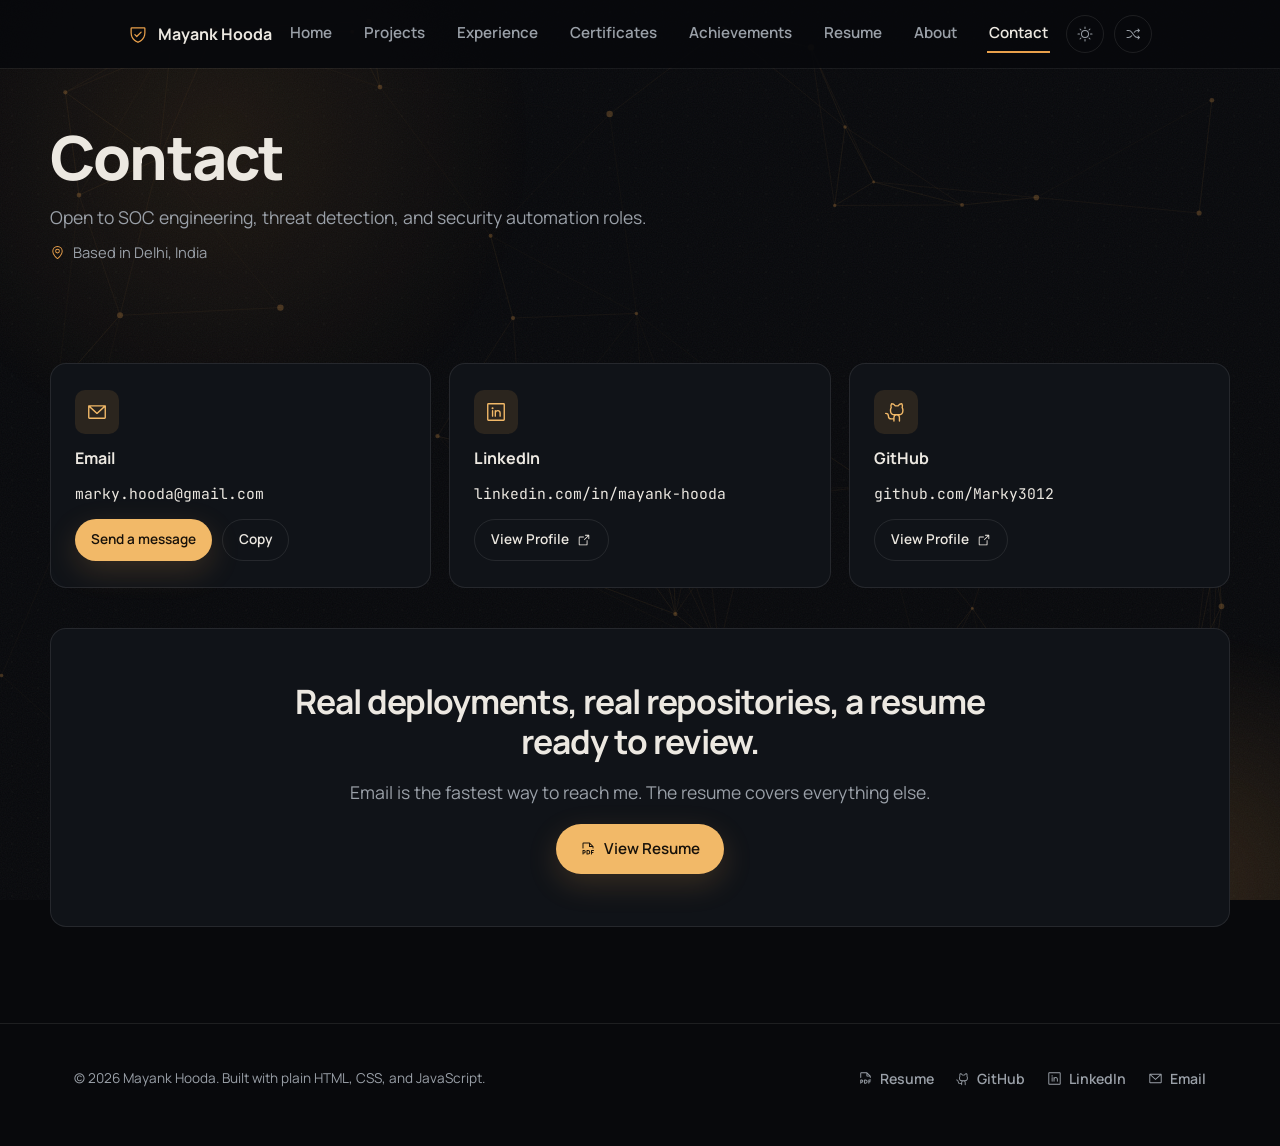
<file: contact.html>
<!doctype html>
<html lang="en">
<head>
<meta charset="utf-8">
<meta name="viewport" content="width=device-width, initial-scale=1">
<title>Contact | Mayank Hooda</title>
<meta name="description" content="Get in touch with Mayank Hooda for SOC engineering, threat detection, and security automation roles.">
<link rel="icon" href="data:image/svg+xml,<svg xmlns=%22http://www.w3.org/2000/svg%22 viewBox=%220 0 256 256%22><rect width=%22256%22 height=%22256%22 rx=%2256%22 fill=%22%232f6690%22/><path fill=%22%23fff%22 d=%22M208,40H48A16,16,0,0,0,32,56v56c0,52.72,25.52,84.67,46.93,102.19,23.06,18.86,46,25.26,47,25.53a8,8,0,0,0,4.2,0c1-.27,23.91-6.67,47-25.53C198.48,196.67,224,164.72,224,112V56A16,16,0,0,0,208,40Zm0,72c0,37.07-13.66,67.16-40.6,89.42A129.3,129.3,0,0,1,128,223.62a128.25,128.25,0,0,1-38.92-21.81C61.82,179.51,48,149.3,48,112l0-56,160,0ZM82.34,141.66a8,8,0,0,1,11.32-11.32L112,148.69l50.34-50.35a8,8,0,0,1,11.32,11.32l-56,56a8,8,0,0,1-11.32,0Z%22/></svg>">
<link rel="stylesheet" href="assets/css/style.css?v=9">
<link rel="stylesheet" href="assets/css/cinematic.css?v=4">
<script>(function(){try{var t=localStorage.getItem("mh-theme");document.documentElement.setAttribute("data-theme",t==="light"?"light":"dark");}catch(e){}})();</script>
</head>
<body>

<div class="bg-field" aria-hidden="true">
  <span class="bg-grid"></span>
  <span class="bg-blob bg-blob-a"></span>
  <span class="bg-blob bg-blob-b"></span>
  <div class="bg-network"></div>
</div>

<header class="site-nav">
  <div class="container nav-inner">
    <a href="index.html" class="brand">
      <span class="icon" style="--icon-url:url('../icons/shield-check.svg')" aria-hidden="true"></span>
      Mayank Hooda
    </a>
    <nav class="nav-links" id="navLinks" aria-label="Primary">
      <a href="index.html">Home</a>
      <a href="projects.html">Projects</a>
      <a href="experience.html">Experience</a>
      <a href="certificates.html">Certificates</a>
      <a href="achievements.html">Achievements</a>
      <a href="resume.html">Resume</a>
<a href="about.html">About</a>
      <a href="contact.html" aria-current="page">Contact</a>
    </nav>
    <div class="nav-actions">
      <button class="icon-btn" id="themeToggle" aria-label="Toggle color theme">
        <span class="icon icon-moon" style="--icon-url:url('../icons/moon.svg')" aria-hidden="true"></span>
        <span class="icon icon-sun" style="--icon-url:url('../icons/sun.svg')" aria-hidden="true"></span>
      </button>
      <button class="icon-btn" id="bgThemeToggle" aria-label="Switch background style">
        <span class="icon" style="--icon-url:url('../icons/shuffle.svg')" aria-hidden="true"></span>
      </button>
      <button class="nav-toggle" id="navToggle" aria-label="Open menu" aria-expanded="false" aria-controls="navLinks">
        <span class="icon" style="--icon-url:url('../icons/list.svg')" aria-hidden="true"></span>
      </button>
    </div>
  </div>
</header>

<main>
  <section class="container page-header">
    <h1 class="hero-fade" data-hero-reveal>Contact</h1>
    <p class="lede hero-fade" data-hero-reveal>Open to SOC engineering, threat detection, and security automation roles.</p>
    <span class="location-line hero-fade" data-hero-reveal>
      <span class="icon" style="--icon-url:url('../icons/map-pin.svg')" aria-hidden="true"></span>
      Based in Delhi, India
    </span>
  </section>

  <section class="container section-tight">
    <h2 class="visually-hidden">Contact details</h2>
    <div class="contact-grid">
      <div class="panel contact-card" data-reveal>
        <div class="icon-wrap"><span class="icon" style="--icon-url:url('../icons/envelope-simple.svg')" aria-hidden="true"></span></div>
        <h3>Email</h3>
        <p class="contact-value">marky.hooda@gmail.com</p>
        <div class="contact-actions">
          <a class="btn btn-primary btn-small" href="mailto:marky.hooda@gmail.com?subject=Opportunity%20for%20SOC%20Engineer%20role&amp;body=Hi%20Mayank%2C">Send a message</a>
          <button class="btn btn-ghost btn-small" data-copy="marky.hooda@gmail.com" data-label="Copy">Copy</button>
        </div>
      </div>

      <div class="panel contact-card" data-reveal>
        <div class="icon-wrap"><span class="icon" style="--icon-url:url('../icons/linkedin-logo.svg')" aria-hidden="true"></span></div>
        <h3>LinkedIn</h3>
        <p class="contact-value">linkedin.com/in/mayank-hooda</p>
        <div class="contact-actions">
          <a class="btn btn-secondary btn-small" href="https://linkedin.com/in/mayank-hooda/" target="_blank" rel="noopener">
            View Profile
            <span class="icon" style="--icon-url:url('../icons/arrow-square-out.svg')" aria-hidden="true"></span>
          </a>
        </div>
      </div>

      <div class="panel contact-card" data-reveal>
        <div class="icon-wrap"><span class="icon" style="--icon-url:url('../icons/github-logo.svg')" aria-hidden="true"></span></div>
        <h3>GitHub</h3>
        <p class="contact-value">github.com/Marky3012</p>
        <div class="contact-actions">
          <a class="btn btn-secondary btn-small" href="https://github.com/Marky3012" target="_blank" rel="noopener">
            View Profile
            <span class="icon" style="--icon-url:url('../icons/arrow-square-out.svg')" aria-hidden="true"></span>
          </a>
        </div>
      </div>
    </div>

    <div class="panel cta-banner" data-reveal>
      <h2>Real deployments, real repositories, a resume ready to review.</h2>
      <p class="lede">Email is the fastest way to reach me. The resume covers everything else.</p>
      <a class="btn btn-primary" href="resume.html">
        <span class="icon" style="--icon-url:url('../icons/file-pdf.svg')" aria-hidden="true"></span>
        View Resume
      </a>
    </div>
  </section>
</main>

<footer class="site-footer">
  <div class="container footer-inner">
    <p>&copy; <span id="year"></span> Mayank Hooda. Built with plain HTML, CSS, and JavaScript.</p>
    <div class="footer-links">
      <a href="assets/files/Mayank-Hooda-Resume.pdf" target="_blank" rel="noopener">
        <span class="icon" style="--icon-url:url('../icons/file-pdf.svg')" aria-hidden="true"></span> Resume
      </a>
      <a href="https://github.com/Marky3012" target="_blank" rel="noopener">
        <span class="icon" style="--icon-url:url('../icons/github-logo.svg')" aria-hidden="true"></span> GitHub
      </a>
      <a href="https://linkedin.com/in/mayank-hooda/" target="_blank" rel="noopener">
        <span class="icon" style="--icon-url:url('../icons/linkedin-logo.svg')" aria-hidden="true"></span> LinkedIn
      </a>
      <a href="mailto:marky.hooda@gmail.com">
        <span class="icon" style="--icon-url:url('../icons/envelope-simple.svg')" aria-hidden="true"></span> Email
      </a>
    </div>
  </div>
</footer>

<script src="assets/js/main.js?v=13"></script>
</body>
</html>
</file>
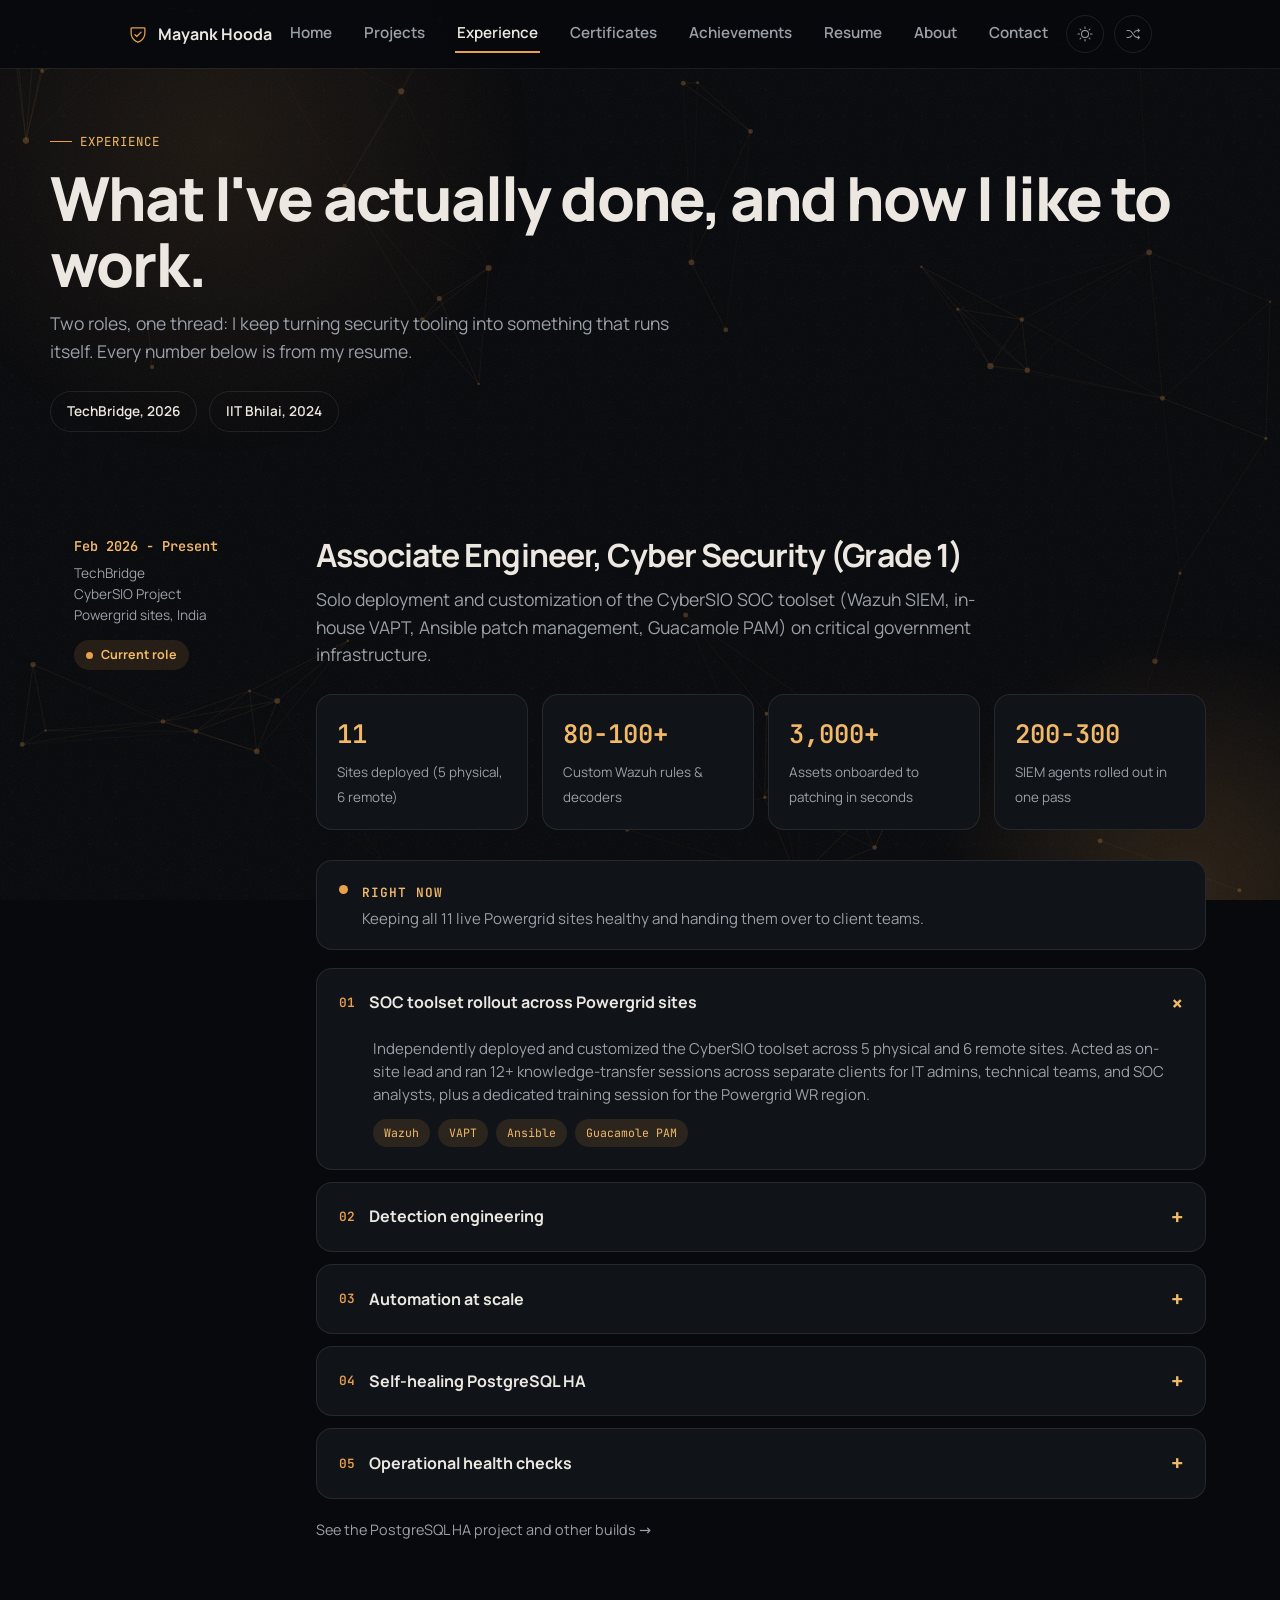
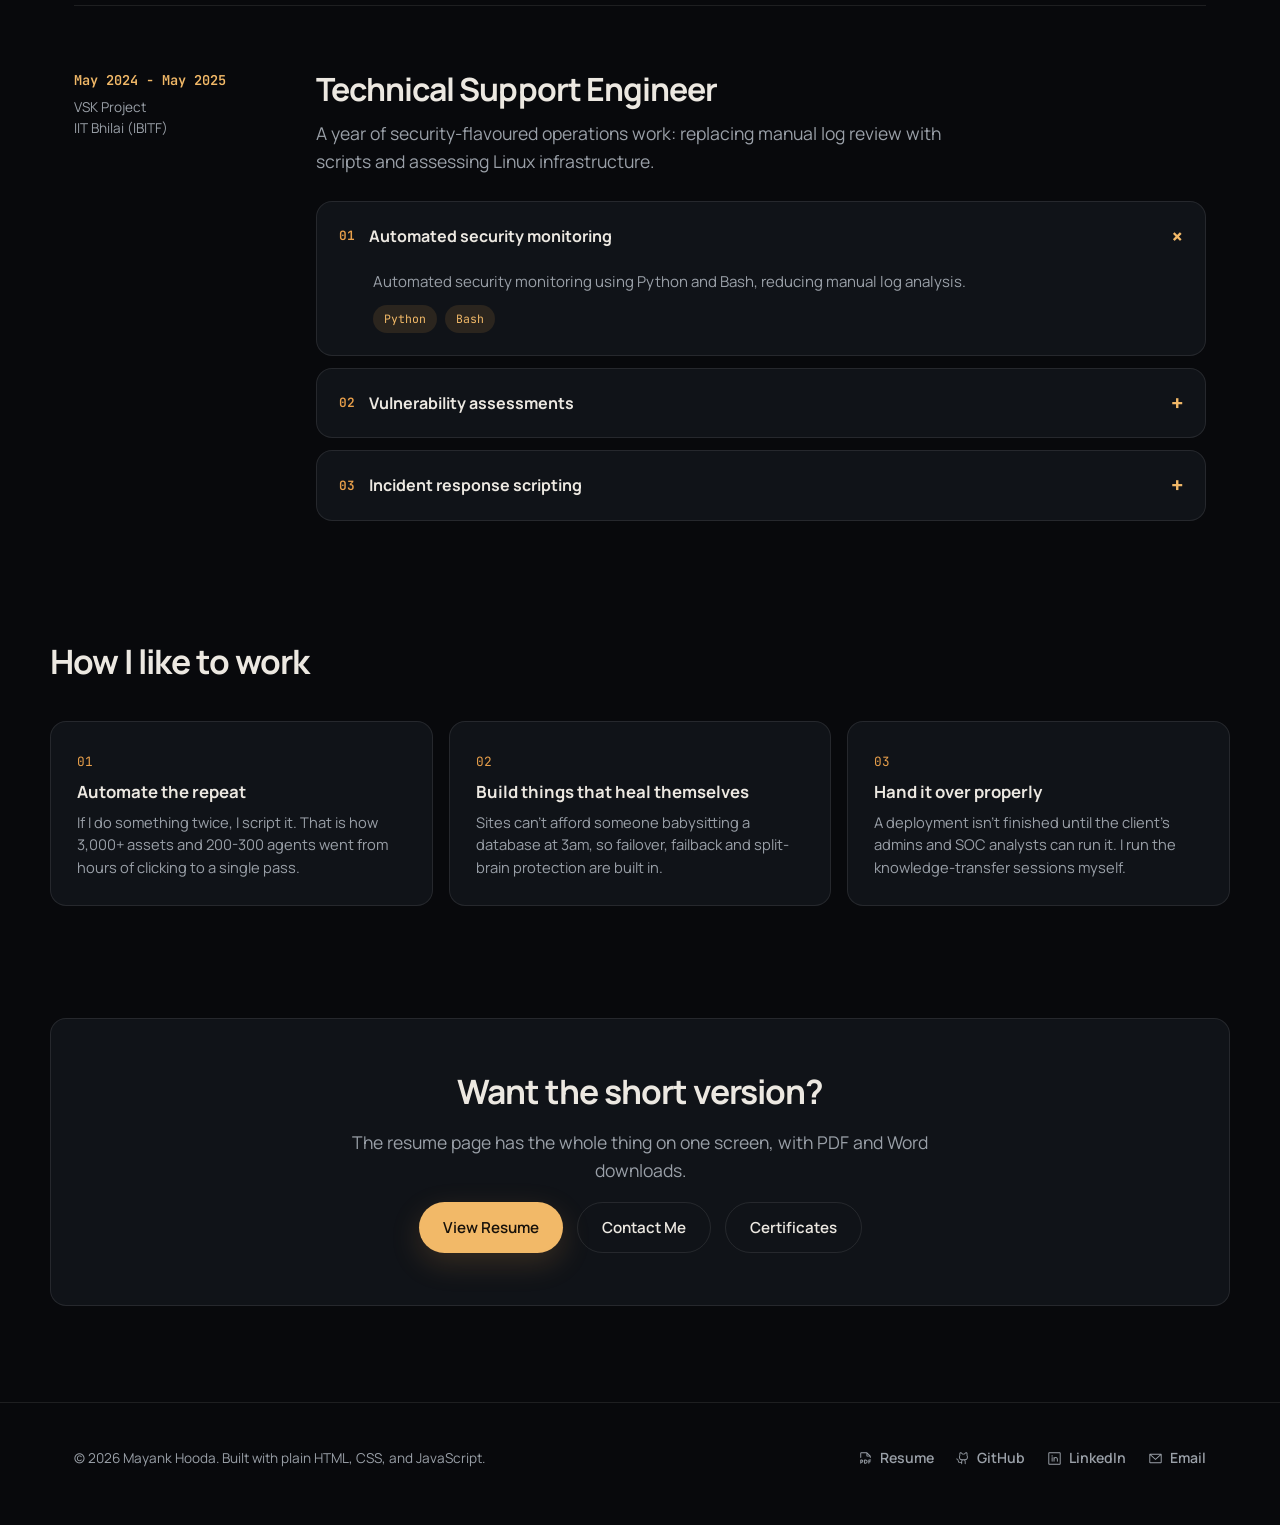
<file: experience.html>
<!doctype html>
<html lang="en">
<head>
<meta charset="utf-8">
<meta name="viewport" content="width=device-width, initial-scale=1">
<title>Experience | Mayank Hooda</title>
<meta name="description" content="Mayank Hooda's work experience: TechBridge CyberSIO SOC deployments and IIT Bhilai technical support.">
<link rel="icon" href="data:image/svg+xml,<svg xmlns=%22http://www.w3.org/2000/svg%22 viewBox=%220 0 256 256%22><rect width=%22256%22 height=%22256%22 rx=%2256%22 fill=%22%232f6690%22/><path fill=%22%23fff%22 d=%22M208,40H48A16,16,0,0,0,32,56v56c0,52.72,25.52,84.67,46.93,102.19,23.06,18.86,46,25.26,47,25.53a8,8,0,0,0,4.2,0c1-.27,23.91-6.67,47-25.53C198.48,196.67,224,164.72,224,112V56A16,16,0,0,0,208,40Zm0,72c0,37.07-13.66,67.16-40.6,89.42A129.3,129.3,0,0,1,128,223.62a128.25,128.25,0,0,1-38.92-21.81C61.82,179.51,48,149.3,48,112l0-56,160,0ZM82.34,141.66a8,8,0,0,1,11.32-11.32L112,148.69l50.34-50.35a8,8,0,0,1,11.32,11.32l-56,56a8,8,0,0,1-11.32,0Z%22/></svg>">
<link rel="stylesheet" href="assets/css/style.css?v=9">
<link rel="stylesheet" href="assets/css/pages.css?v=3">
<link rel="stylesheet" href="assets/css/cinematic.css?v=4">
<script>(function(){try{var t=localStorage.getItem("mh-theme");document.documentElement.setAttribute("data-theme",t==="light"?"light":"dark");}catch(e){}})();</script>
</head>
<body>

<div class="bg-field" aria-hidden="true">
  <span class="bg-grid"></span>
  <span class="bg-blob bg-blob-a"></span>
  <span class="bg-blob bg-blob-b"></span>
  <div class="bg-network"></div>
</div>

<header class="site-nav">
  <div class="container nav-inner">
    <a href="index.html" class="brand">
      <span class="icon" style="--icon-url:url('../icons/shield-check.svg')" aria-hidden="true"></span>
      Mayank Hooda
    </a>
    <nav class="nav-links" id="navLinks" aria-label="Primary">
      <a href="index.html">Home</a>
      <a href="projects.html">Projects</a>
      <a href="experience.html" aria-current="page">Experience</a>
      <a href="certificates.html">Certificates</a>
      <a href="achievements.html">Achievements</a>
      <a href="resume.html">Resume</a>
<a href="about.html">About</a>
      <a href="contact.html">Contact</a>
    </nav>
    <div class="nav-actions">
      <button class="icon-btn" id="themeToggle" aria-label="Toggle color theme">
        <span class="icon icon-moon" style="--icon-url:url('../icons/moon.svg')" aria-hidden="true"></span>
        <span class="icon icon-sun" style="--icon-url:url('../icons/sun.svg')" aria-hidden="true"></span>
      </button>
      <button class="icon-btn" id="bgThemeToggle" aria-label="Switch background style">
        <span class="icon" style="--icon-url:url('../icons/shuffle.svg')" aria-hidden="true"></span>
      </button>
      <button class="nav-toggle" id="navToggle" aria-label="Open menu" aria-expanded="false" aria-controls="navLinks">
        <span class="icon" style="--icon-url:url('../icons/list.svg')" aria-hidden="true"></span>
      </button>
    </div>
  </div>
</header>

<main>

  <section class="container page-header">
    <div class="eyebrow hero-fade" data-hero-reveal>Experience</div>
    <h1 class="hero-fade" data-hero-reveal>What I've actually done, and how I like to work.</h1>
    <p class="lede hero-fade" data-hero-reveal>Two roles, one thread: I keep turning security tooling into something that runs itself. Every number below is from my resume.</p>
    <div class="exp-jump hero-fade" data-hero-reveal>
      <a class="btn btn-secondary btn-small" href="#techbridge">TechBridge, 2026</a>
      <a class="btn btn-secondary btn-small" href="#iitb">IIT Bhilai, 2024</a>
    </div>
  </section>

  <section class="container">
    <div class="exp-story" id="techbridge">
      <div class="exp-rail hero-fade" data-hero-reveal>
        <div class="date">Feb 2026 - Present</div>
        <div class="where">TechBridge<br>CyberSIO Project<br>Powergrid sites, India</div>
        <span class="status">Current role</span>
      </div>
      <div class="exp-main">
        <h2>Associate Engineer, Cyber Security (Grade 1)</h2>
        <p class="lede">Solo deployment and customization of the CyberSIO SOC toolset (Wazuh SIEM, in-house VAPT, Ansible patch management, Guacamole PAM) on critical government infrastructure.</p>
        <div class="metric-row">
          <div class="panel metric" data-reveal><strong data-count="11" data-suffix="">0</strong><span>Sites deployed (5 physical, 6 remote)</span></div>
          <div class="panel metric" data-reveal><strong>80-100+</strong><span>Custom Wazuh rules &amp; decoders</span></div>
          <div class="panel metric" data-reveal><strong data-count="3000" data-suffix="+">0</strong><span>Assets onboarded to patching in seconds</span></div>
          <div class="panel metric" data-reveal><strong>200-300</strong><span>SIEM agents rolled out in one pass</span></div>
        </div>
        <div class="panel now-panel" data-reveal><span class="now-dot" aria-hidden="true"></span><div><strong>Right now</strong><p>Keeping all 11 live Powergrid sites healthy and handing them over to client teams.</p></div></div>
        <div class="work-list">
          <details class="panel work" data-reveal open>
            <summary><span class="n">01</span><span class="t">SOC toolset rollout across Powergrid sites</span></summary>
            <div class="work-body"><p>Independently deployed and customized the CyberSIO toolset across 5 physical and 6 remote sites. Acted as on-site lead and ran 12+ knowledge-transfer sessions across separate clients for IT admins, technical teams, and SOC analysts, plus a dedicated training session for the Powergrid WR region.</p><div class="tag-row"><span class="tag">Wazuh</span><span class="tag">VAPT</span><span class="tag">Ansible</span><span class="tag">Guacamole PAM</span></div></div>
          </details>
          <details class="panel work" data-reveal>
            <summary><span class="n">02</span><span class="t">Detection engineering</span></summary>
            <div class="work-body"><p>Authored 80-100+ custom Wazuh rules and decoders covering network device monitoring, Windows telemetry, flooding and DDoS, brute-force, and lateral movement. Integrated AWS S3 and other cloud log sources into the same pipeline.</p><div class="tag-row"><span class="tag">Wazuh rules</span><span class="tag">Decoders</span><span class="tag">AWS S3</span><span class="tag">Log correlation</span></div></div>
          </details>
          <details class="panel work" data-reveal>
            <summary><span class="n">03</span><span class="t">Automation at scale</span></summary>
            <div class="work-body"><p>Onboarded 3,000+ assets onto the patch management platform within seconds using a custom configuration script, and built an Ansible deployment script that configures and rolls out 200-300 SIEM agents in a single pass.</p><div class="tag-row"><span class="tag">Ansible</span><span class="tag">Python</span><span class="tag">Bash</span></div></div>
          </details>
          <details class="panel work" data-reveal>
            <summary><span class="n">04</span><span class="t">Self-healing PostgreSQL HA</span></summary>
            <div class="work-body"><p>Designed and deployed a fully automated failover and failback solution with self-healing and split-brain prevention, removing manual node-recovery effort and downtime risk on critical sites.</p><div class="tag-row"><span class="tag">PostgreSQL</span><span class="tag">Patroni/etcd-style</span><span class="tag">HA</span></div></div>
          </details>
          <details class="panel work" data-reveal>
            <summary><span class="n">05</span><span class="t">Operational health checks</span></summary>
            <div class="work-body"><p>Built Bash-based health-check services that proactively monitor system health across Ubuntu environments.</p><div class="tag-row"><span class="tag">Bash</span><span class="tag">Ubuntu</span><span class="tag">Monitoring</span></div></div>
          </details>
        </div>
        <p class="meta-line" style="margin-top:20px"><a href="projects.html">See the PostgreSQL HA project and other builds &rarr;</a></p>
      </div>
    </div>

    <div class="exp-story" id="iitb">
      <div class="exp-rail hero-fade" data-hero-reveal>
        <div class="date">May 2024 - May 2025</div>
        <div class="where">VSK Project<br>IIT Bhilai (IBITF)</div>
      </div>
      <div class="exp-main">
        <h2>Technical Support Engineer</h2>
        <p class="lede">A year of security-flavoured operations work: replacing manual log review with scripts and assessing Linux infrastructure.</p>
        <div class="work-list">
          <details class="panel work" data-reveal open>
            <summary><span class="n">01</span><span class="t">Automated security monitoring</span></summary>
            <div class="work-body"><p>Automated security monitoring using Python and Bash, reducing manual log analysis.</p><div class="tag-row"><span class="tag">Python</span><span class="tag">Bash</span></div></div>
          </details>
          <details class="panel work" data-reveal>
            <summary><span class="n">02</span><span class="t">Vulnerability assessments</span></summary>
            <div class="work-body"><p>Conducted vulnerability assessments on Linux infrastructure.</p><div class="tag-row"><span class="tag">Linux</span><span class="tag">VA</span></div></div>
          </details>
          <details class="panel work" data-reveal>
            <summary><span class="n">03</span><span class="t">Incident response scripting</span></summary>
            <div class="work-body"><p>Developed incident response scripts that streamlined event handling and automated reporting.</p><div class="tag-row"><span class="tag">IR</span><span class="tag">Automation</span></div></div>
          </details>
        </div>
      </div>
    </div>
  </section>

  <section class="container section-tight">
    <div class="section-head"><h2>How I like to work</h2></div>
    <div class="principles">
      <div class="panel principle" data-reveal><span class="pn mono">01</span><h3>Automate the repeat</h3><p>If I do something twice, I script it. That is how 3,000+ assets and 200-300 agents went from hours of clicking to a single pass.</p></div>
      <div class="panel principle" data-reveal><span class="pn mono">02</span><h3>Build things that heal themselves</h3><p>Sites can't afford someone babysitting a database at 3am, so failover, failback and split-brain protection are built in.</p></div>
      <div class="panel principle" data-reveal><span class="pn mono">03</span><h3>Hand it over properly</h3><p>A deployment isn't finished until the client's admins and SOC analysts can run it. I run the knowledge-transfer sessions myself.</p></div>
    </div>
  </section>

  <section class="container section-tight">
    <div class="panel cta-banner" data-reveal>
      <h2>Want the short version?</h2>
      <p class="lede">The resume page has the whole thing on one screen, with PDF and Word downloads.</p>
      <div class="cta-row">
        <a class="btn btn-primary" href="resume.html">View Resume</a>
        <a class="btn btn-secondary" href="contact.html">Contact Me</a>
        <a class="btn btn-secondary" href="certificates.html">Certificates</a>
      </div>
    </div>
  </section>
</main>

<footer class="site-footer">
  <div class="container footer-inner">
    <p>&copy; <span id="year"></span> Mayank Hooda. Built with plain HTML, CSS, and JavaScript.</p>
    <div class="footer-links">
      <a href="assets/files/Mayank-Hooda-Resume.pdf" target="_blank" rel="noopener">
        <span class="icon" style="--icon-url:url('../icons/file-pdf.svg')" aria-hidden="true"></span> Resume
      </a>
      <a href="https://github.com/Marky3012" target="_blank" rel="noopener">
        <span class="icon" style="--icon-url:url('../icons/github-logo.svg')" aria-hidden="true"></span> GitHub
      </a>
      <a href="https://linkedin.com/in/mayank-hooda/" target="_blank" rel="noopener">
        <span class="icon" style="--icon-url:url('../icons/linkedin-logo.svg')" aria-hidden="true"></span> LinkedIn
      </a>
      <a href="mailto:marky.hooda@gmail.com">
        <span class="icon" style="--icon-url:url('../icons/envelope-simple.svg')" aria-hidden="true"></span> Email
      </a>
    </div>
  </div>
</footer>

<script src="assets/js/main.js?v=13"></script>
<script src="assets/js/pages.js?v=1"></script>
</body>
</html>
</file>
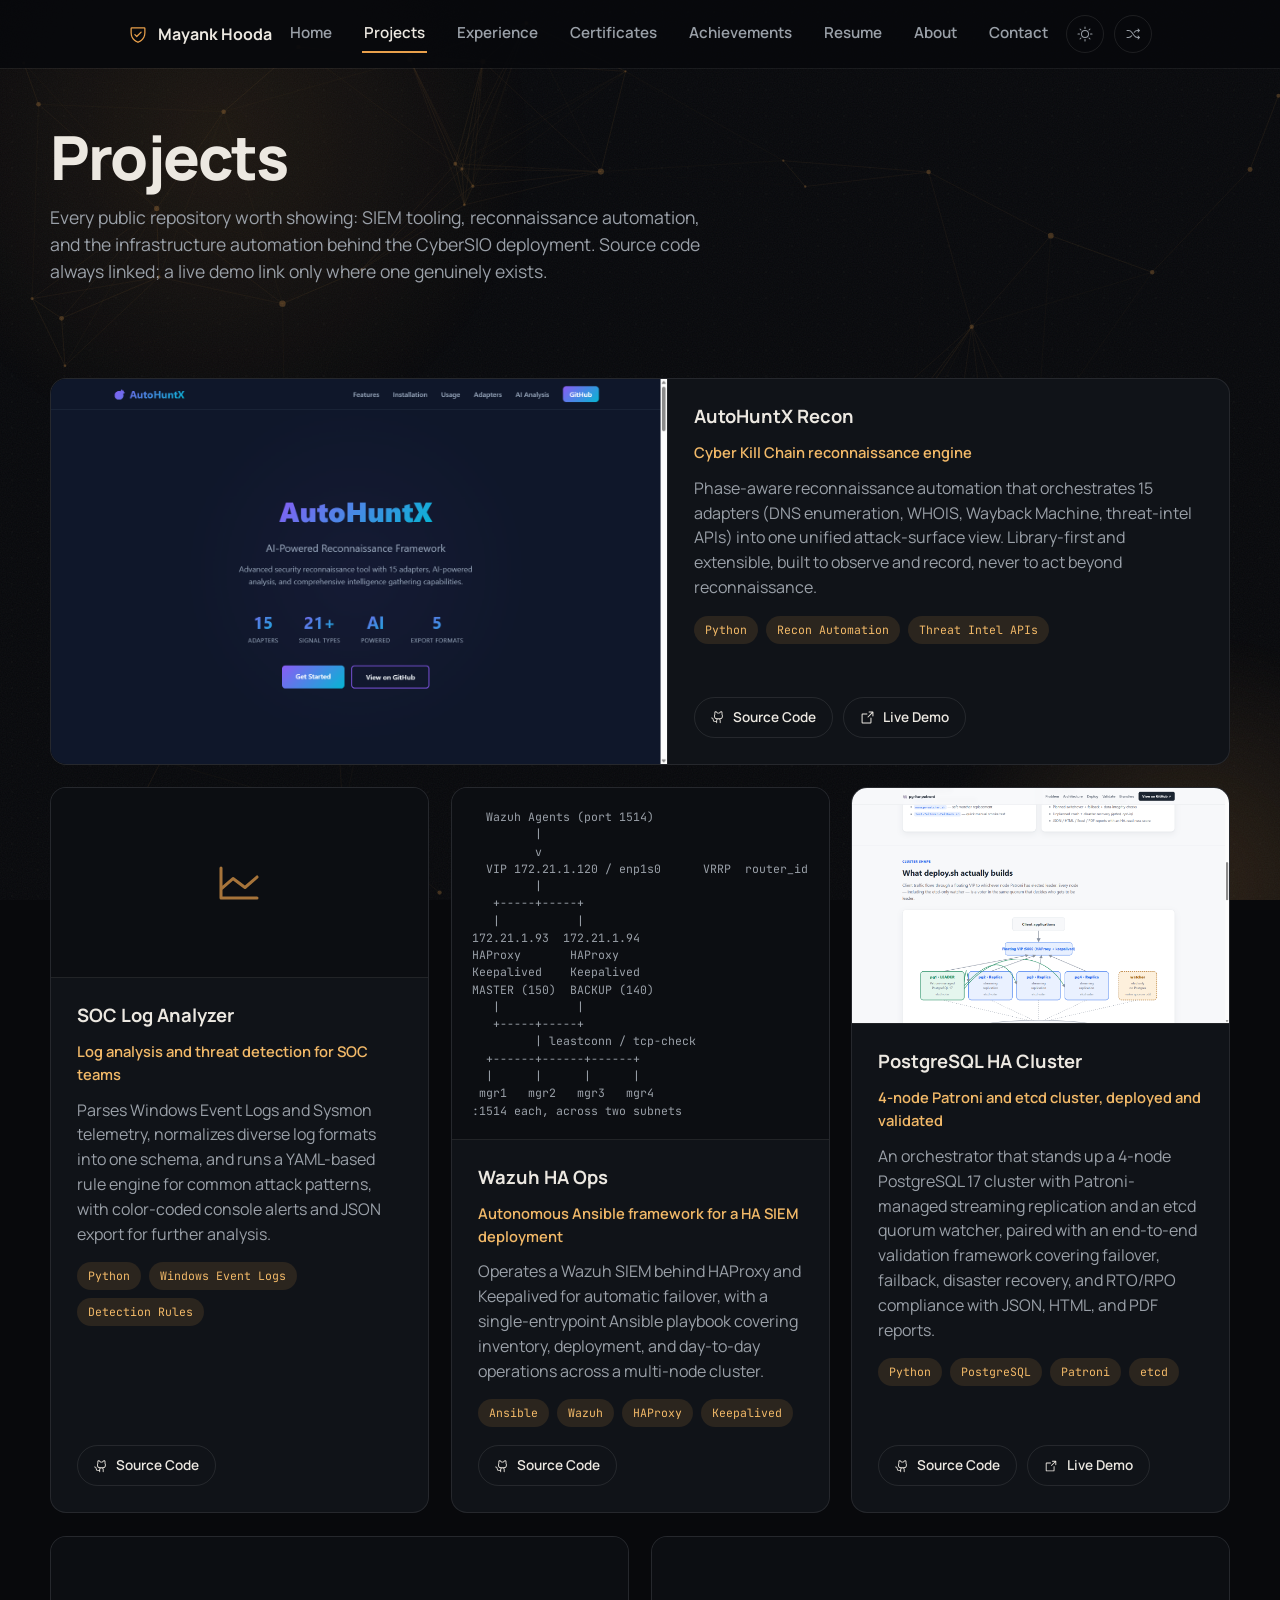
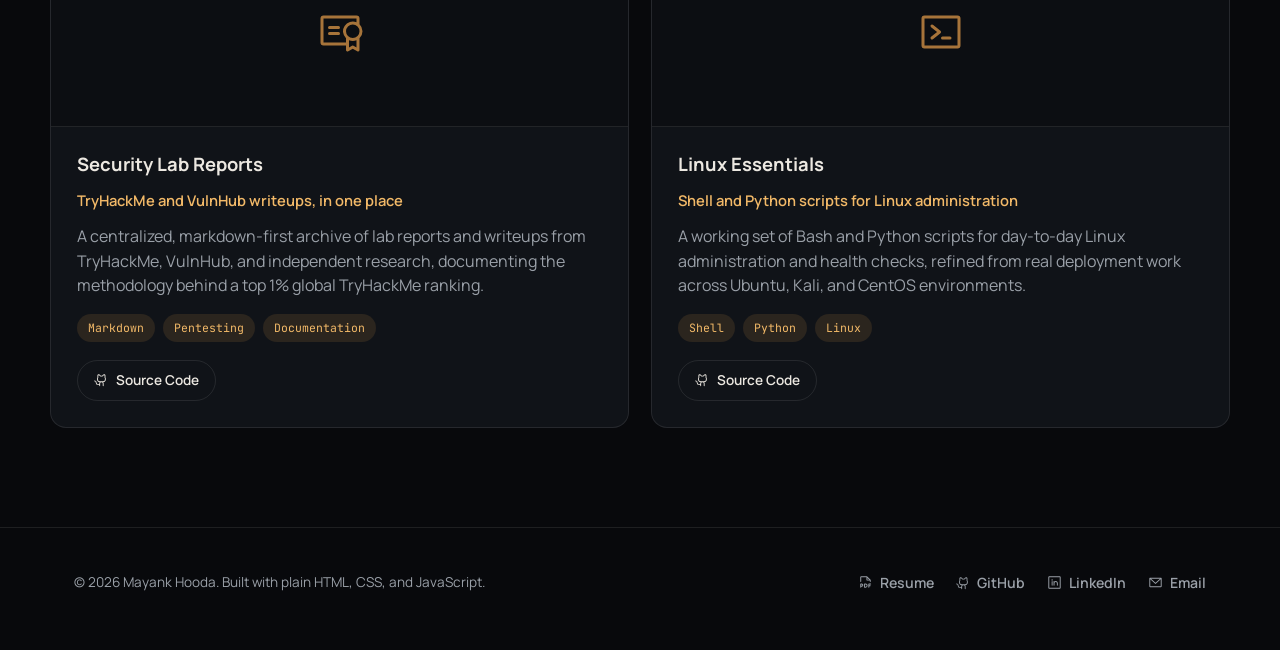
<file: projects.html>
<!doctype html>
<html lang="en">
<head>
<meta charset="utf-8">
<meta name="viewport" content="width=device-width, initial-scale=1">
<title>Projects | Mayank Hooda</title>
<meta name="description" content="Public repositories from Mayank Hooda: SOC log analysis, reconnaissance automation, Wazuh HA infrastructure, PostgreSQL HA clustering, and security lab writeups. Source code and live demos where they exist.">
<link rel="icon" href="data:image/svg+xml,<svg xmlns=%22http://www.w3.org/2000/svg%22 viewBox=%220 0 256 256%22><rect width=%22256%22 height=%22256%22 rx=%2256%22 fill=%22%232f6690%22/><path fill=%22%23fff%22 d=%22M208,40H48A16,16,0,0,0,32,56v56c0,52.72,25.52,84.67,46.93,102.19,23.06,18.86,46,25.26,47,25.53a8,8,0,0,0,4.2,0c1-.27,23.91-6.67,47-25.53C198.48,196.67,224,164.72,224,112V56A16,16,0,0,0,208,40Zm0,72c0,37.07-13.66,67.16-40.6,89.42A129.3,129.3,0,0,1,128,223.62a128.25,128.25,0,0,1-38.92-21.81C61.82,179.51,48,149.3,48,112l0-56,160,0ZM82.34,141.66a8,8,0,0,1,11.32-11.32L112,148.69l50.34-50.35a8,8,0,0,1,11.32,11.32l-56,56a8,8,0,0,1-11.32,0Z%22/></svg>">
<link rel="stylesheet" href="assets/css/style.css?v=9">
<link rel="stylesheet" href="assets/css/cinematic.css?v=4">
<script>(function(){try{var t=localStorage.getItem("mh-theme");document.documentElement.setAttribute("data-theme",t==="light"?"light":"dark");}catch(e){}})();</script>
</head>
<body>

<div class="bg-field" aria-hidden="true">
  <span class="bg-grid"></span>
  <span class="bg-blob bg-blob-a"></span>
  <span class="bg-blob bg-blob-b"></span>
  <div class="bg-network"></div>
</div>

<header class="site-nav">
  <div class="container nav-inner">
    <a href="index.html" class="brand">
      <span class="icon" style="--icon-url:url('../icons/shield-check.svg')" aria-hidden="true"></span>
      Mayank Hooda
    </a>
    <nav class="nav-links" id="navLinks" aria-label="Primary">
      <a href="index.html">Home</a>
      <a href="projects.html" aria-current="page">Projects</a>
      <a href="experience.html">Experience</a>
      <a href="certificates.html">Certificates</a>
      <a href="achievements.html">Achievements</a>
      <a href="resume.html">Resume</a>
<a href="about.html">About</a>
      <a href="contact.html">Contact</a>
    </nav>
    <div class="nav-actions">
      <button class="icon-btn" id="themeToggle" aria-label="Toggle color theme">
        <span class="icon icon-moon" style="--icon-url:url('../icons/moon.svg')" aria-hidden="true"></span>
        <span class="icon icon-sun" style="--icon-url:url('../icons/sun.svg')" aria-hidden="true"></span>
      </button>
      <button class="icon-btn" id="bgThemeToggle" aria-label="Switch background style">
        <span class="icon" style="--icon-url:url('../icons/shuffle.svg')" aria-hidden="true"></span>
      </button>
      <button class="nav-toggle" id="navToggle" aria-label="Open menu" aria-expanded="false" aria-controls="navLinks">
        <span class="icon" style="--icon-url:url('../icons/list.svg')" aria-hidden="true"></span>
      </button>
    </div>
  </div>
</header>

<main>
  <section class="container page-header">
    <h1 class="hero-fade" data-hero-reveal>Projects</h1>
    <p class="lede hero-fade" data-hero-reveal>Every public repository worth showing: SIEM tooling, reconnaissance automation, and the infrastructure automation behind the CyberSIO deployment. Source code always linked; a live demo link only where one genuinely exists.</p>
  </section>

  <section class="container section-tight">
    <div class="project-grid" id="all-projects"></div>
  </section>
</main>

<footer class="site-footer">
  <div class="container footer-inner">
    <p>&copy; <span id="year"></span> Mayank Hooda. Built with plain HTML, CSS, and JavaScript.</p>
    <div class="footer-links">
      <a href="assets/files/Mayank-Hooda-Resume.pdf" target="_blank" rel="noopener">
        <span class="icon" style="--icon-url:url('../icons/file-pdf.svg')" aria-hidden="true"></span> Resume
      </a>
      <a href="https://github.com/Marky3012" target="_blank" rel="noopener">
        <span class="icon" style="--icon-url:url('../icons/github-logo.svg')" aria-hidden="true"></span> GitHub
      </a>
      <a href="https://linkedin.com/in/mayank-hooda/" target="_blank" rel="noopener">
        <span class="icon" style="--icon-url:url('../icons/linkedin-logo.svg')" aria-hidden="true"></span> LinkedIn
      </a>
      <a href="mailto:marky.hooda@gmail.com">
        <span class="icon" style="--icon-url:url('../icons/envelope-simple.svg')" aria-hidden="true"></span> Email
      </a>
    </div>
  </div>
</footer>

<script src="assets/js/projects-data.js?v=7"></script>
<script src="assets/js/main.js?v=13"></script>
</body>
</html>
</file>
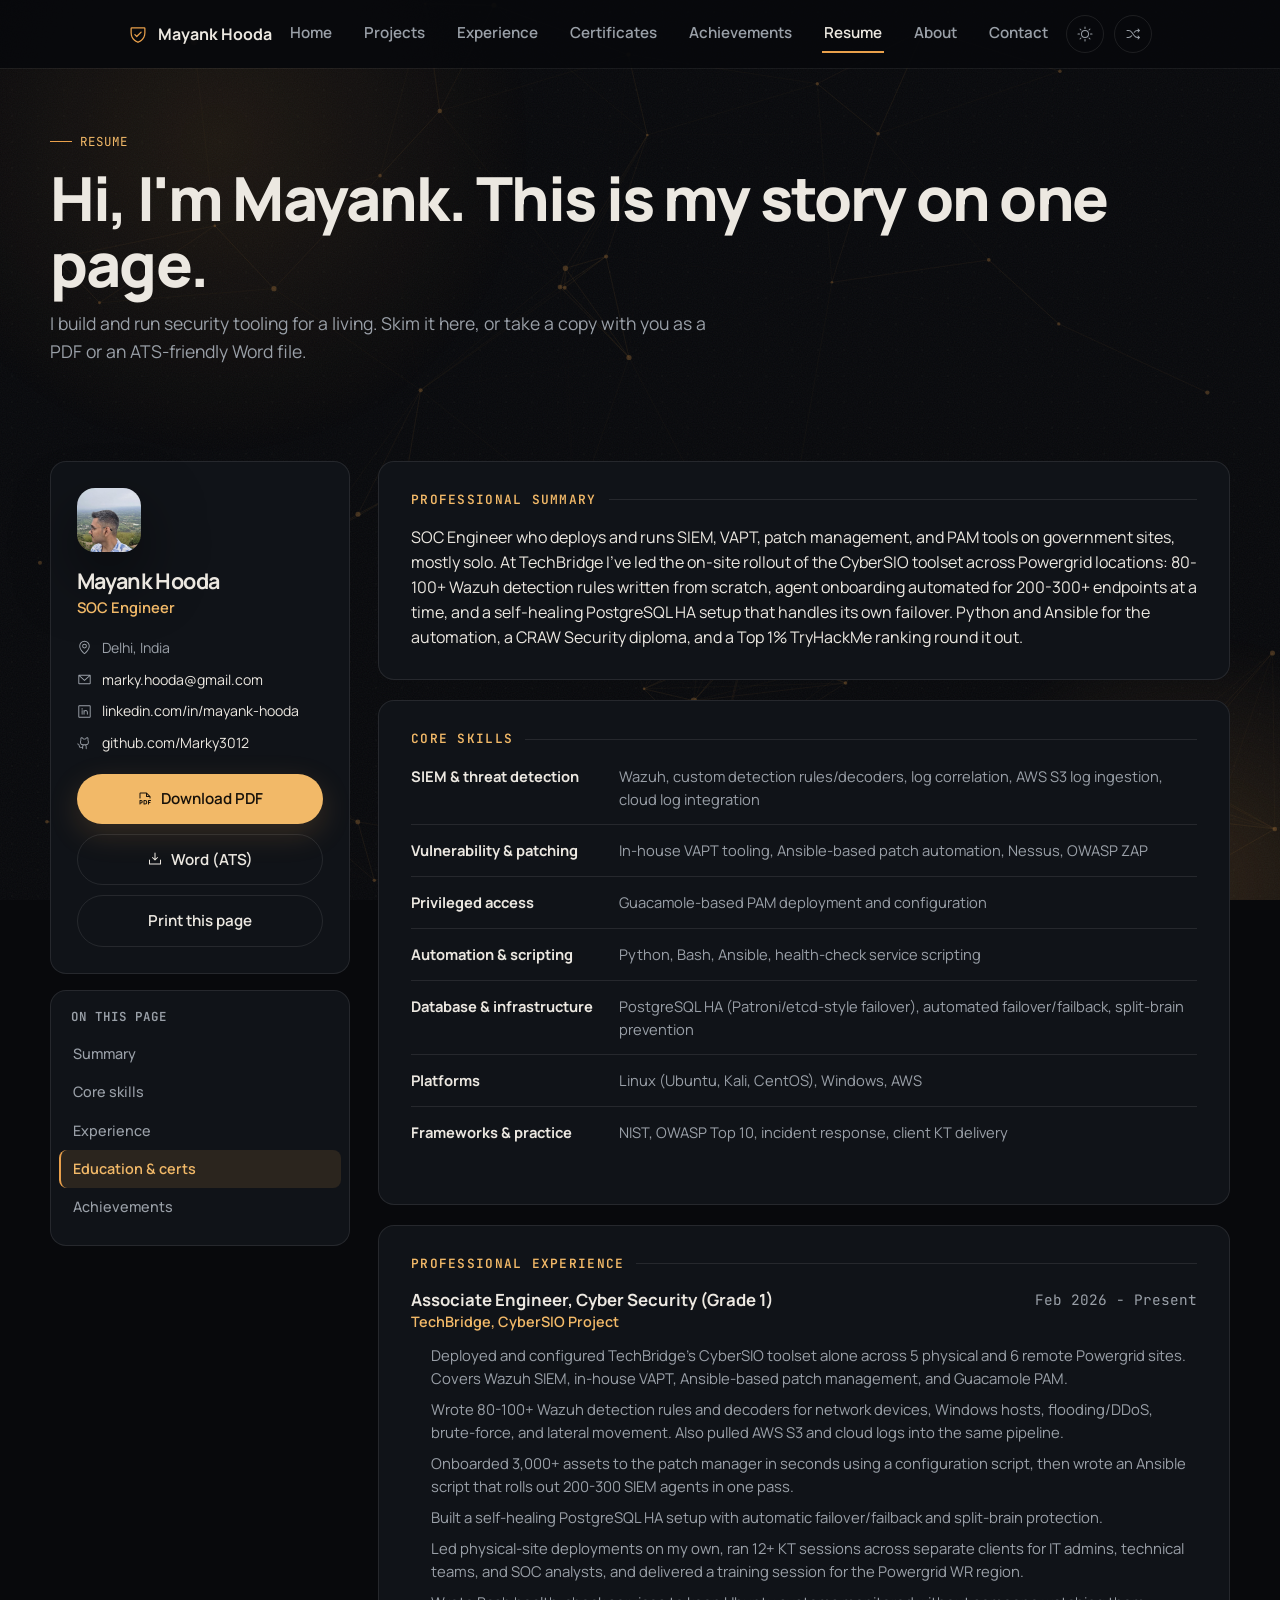
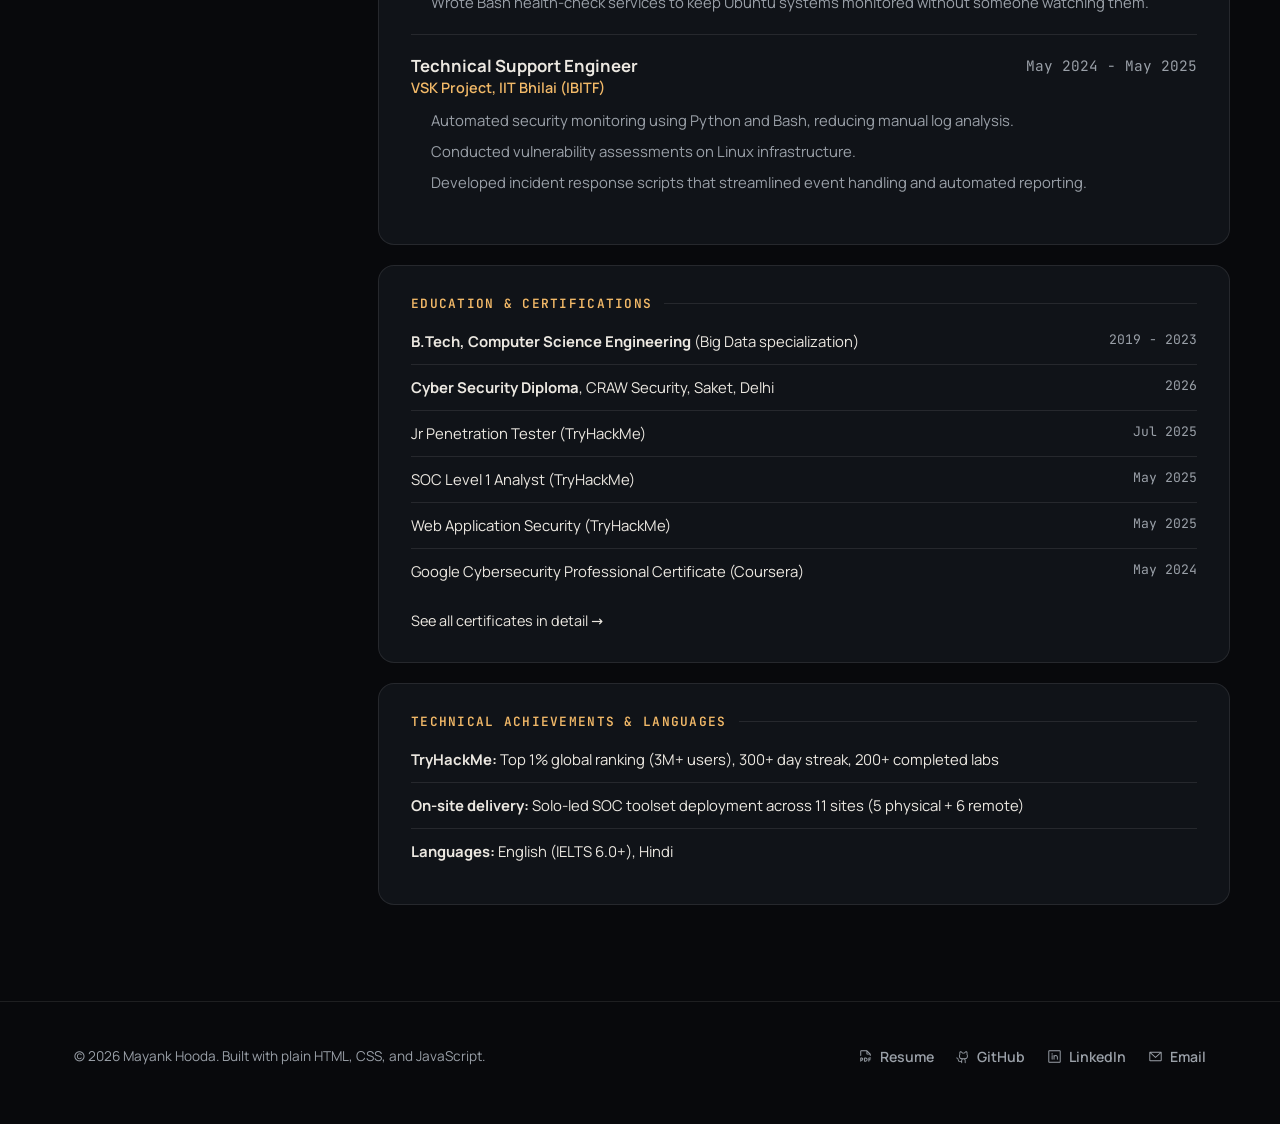
<file: resume.html>
<!doctype html>
<html lang="en">
<head>
<meta charset="utf-8">
<meta name="viewport" content="width=device-width, initial-scale=1">
<title>Resume | Mayank Hooda</title>
<meta name="description" content="Mayank Hooda's resume: SOC engineer, SIEM, VAPT, patch management and PAM deployments. View online, download as PDF or Word.">
<link rel="icon" href="data:image/svg+xml,<svg xmlns=%22http://www.w3.org/2000/svg%22 viewBox=%220 0 256 256%22><rect width=%22256%22 height=%22256%22 rx=%2256%22 fill=%22%232f6690%22/><path fill=%22%23fff%22 d=%22M208,40H48A16,16,0,0,0,32,56v56c0,52.72,25.52,84.67,46.93,102.19,23.06,18.86,46,25.26,47,25.53a8,8,0,0,0,4.2,0c1-.27,23.91-6.67,47-25.53C198.48,196.67,224,164.72,224,112V56A16,16,0,0,0,208,40Zm0,72c0,37.07-13.66,67.16-40.6,89.42A129.3,129.3,0,0,1,128,223.62a128.25,128.25,0,0,1-38.92-21.81C61.82,179.51,48,149.3,48,112l0-56,160,0ZM82.34,141.66a8,8,0,0,1,11.32-11.32L112,148.69l50.34-50.35a8,8,0,0,1,11.32,11.32l-56,56a8,8,0,0,1-11.32,0Z%22/></svg>">
<link rel="stylesheet" href="assets/css/style.css?v=9">
<link rel="stylesheet" href="assets/css/pages.css?v=3">
<link rel="stylesheet" href="assets/css/cinematic.css?v=4">
<script>(function(){try{var t=localStorage.getItem("mh-theme");document.documentElement.setAttribute("data-theme",t==="light"?"light":"dark");}catch(e){}})();</script>
</head>
<body>

<div class="bg-field" aria-hidden="true">
  <span class="bg-grid"></span>
  <span class="bg-blob bg-blob-a"></span>
  <span class="bg-blob bg-blob-b"></span>
  <div class="bg-network"></div>
</div>

<header class="site-nav">
  <div class="container nav-inner">
    <a href="index.html" class="brand">
      <span class="icon" style="--icon-url:url('../icons/shield-check.svg')" aria-hidden="true"></span>
      Mayank Hooda
    </a>
    <nav class="nav-links" id="navLinks" aria-label="Primary">
      <a href="index.html">Home</a>
      <a href="projects.html">Projects</a>
      <a href="experience.html">Experience</a>
      <a href="certificates.html">Certificates</a>
      <a href="achievements.html">Achievements</a>
      <a href="resume.html" aria-current="page">Resume</a>
<a href="about.html">About</a>
      <a href="contact.html">Contact</a>
    </nav>
    <div class="nav-actions">
      <button class="icon-btn" id="themeToggle" aria-label="Toggle color theme">
        <span class="icon icon-moon" style="--icon-url:url('../icons/moon.svg')" aria-hidden="true"></span>
        <span class="icon icon-sun" style="--icon-url:url('../icons/sun.svg')" aria-hidden="true"></span>
      </button>
      <button class="icon-btn" id="bgThemeToggle" aria-label="Switch background style">
        <span class="icon" style="--icon-url:url('../icons/shuffle.svg')" aria-hidden="true"></span>
      </button>
      <button class="nav-toggle" id="navToggle" aria-label="Open menu" aria-expanded="false" aria-controls="navLinks">
        <span class="icon" style="--icon-url:url('../icons/list.svg')" aria-hidden="true"></span>
      </button>
    </div>
  </div>
</header>

<main>

  <section class="container page-header no-print">
    <div class="eyebrow hero-fade" data-hero-reveal>Resume</div>
    <h1 class="hero-fade" data-hero-reveal>Hi, I'm Mayank. This is my story on one page.</h1>
    <p class="lede hero-fade" data-hero-reveal>I build and run security tooling for a living. Skim it here, or take a copy with you as a PDF or an ATS-friendly Word file.</p>
  </section>

  <section class="container section-tight">
    <div class="resume-layout">
      <aside class="resume-side">
        <div class="panel resume-id" data-reveal>
          <img class="resume-photo" src="assets/img/mayank.jpg" alt="Photo of Mayank Hooda" width="64" height="64" onerror="this.hidden=true">
          <div class="resume-avatar" aria-hidden="true">MH</div>
          <h2>Mayank Hooda</h2>
          <p class="role">SOC Engineer</p>
          <ul class="resume-contact">
            <li><span class="icon" style="--icon-url:url('../icons/map-pin.svg')" aria-hidden="true"></span> Delhi, India</li>
            <li><span class="icon" style="--icon-url:url('../icons/envelope-simple.svg')" aria-hidden="true"></span> <a href="mailto:marky.hooda@gmail.com">marky.hooda@gmail.com</a></li>
            <li><span class="icon" style="--icon-url:url('../icons/linkedin-logo.svg')" aria-hidden="true"></span> <a href="https://linkedin.com/in/mayank-hooda/" target="_blank" rel="noopener">linkedin.com/in/mayank-hooda</a></li>
            <li><span class="icon" style="--icon-url:url('../icons/github-logo.svg')" aria-hidden="true"></span> <a href="https://github.com/Marky3012" target="_blank" rel="noopener">github.com/Marky3012</a></li>
          </ul>
          <div class="resume-actions">
            <a class="btn btn-primary" href="assets/files/Mayank-Hooda-Resume.pdf" target="_blank" rel="noopener"><span class="icon" style="--icon-url:url('../icons/file-pdf.svg')" aria-hidden="true"></span> Download PDF</a>
            <a class="btn btn-secondary" href="assets/files/Mayank-Hooda-Resume-ATS.docx" download><span class="icon" style="--icon-url:url('../icons/download-simple.svg')" aria-hidden="true"></span> Word (ATS)</a>
            <button class="btn btn-ghost" type="button" data-print>Print this page</button>
          </div>
        </div>
        <nav class="panel resume-toc" data-reveal aria-label="Resume sections">
          <h3>On this page</h3>
          <a href="#summary" class="is-current">Summary</a>
          <a href="#skills">Core skills</a>
          <a href="#experience">Experience</a>
          <a href="#education">Education &amp; certs</a>
          <a href="#achievements">Achievements</a>
        </nav>
      </aside>

      <div class="resume-sheet">
        <article class="panel resume-block" id="summary" data-reveal>
          <h2>Professional summary</h2>
          <p>SOC Engineer who deploys and runs SIEM, VAPT, patch management, and PAM tools on government sites, mostly solo. At TechBridge I've led the on-site rollout of the CyberSIO toolset across Powergrid locations: 80-100+ Wazuh detection rules written from scratch, agent onboarding automated for 200-300+ endpoints at a time, and a self-healing PostgreSQL HA setup that handles its own failover. Python and Ansible for the automation, a CRAW Security diploma, and a Top 1% TryHackMe ranking round it out.</p>
        </article>

        <article class="panel resume-block" id="skills" data-reveal>
          <h2>Core skills</h2>
          <dl class="skill-rows">
            <div class="skill-row"><dt>SIEM &amp; threat detection</dt><dd>Wazuh, custom detection rules/decoders, log correlation, AWS S3 log ingestion, cloud log integration</dd></div>
            <div class="skill-row"><dt>Vulnerability &amp; patching</dt><dd>In-house VAPT tooling, Ansible-based patch automation, Nessus, OWASP ZAP</dd></div>
            <div class="skill-row"><dt>Privileged access</dt><dd>Guacamole-based PAM deployment and configuration</dd></div>
            <div class="skill-row"><dt>Automation &amp; scripting</dt><dd>Python, Bash, Ansible, health-check service scripting</dd></div>
            <div class="skill-row"><dt>Database &amp; infrastructure</dt><dd>PostgreSQL HA (Patroni/etcd-style failover), automated failover/failback, split-brain prevention</dd></div>
            <div class="skill-row"><dt>Platforms</dt><dd>Linux (Ubuntu, Kali, CentOS), Windows, AWS</dd></div>
            <div class="skill-row"><dt>Frameworks &amp; practice</dt><dd>NIST, OWASP Top 10, incident response, client KT delivery</dd></div>
          </dl>
        </article>

        <article class="panel resume-block" id="experience" data-reveal>
          <h2>Professional experience</h2>
          <div class="res-job">
            <header><div><h3>Associate Engineer, Cyber Security (Grade 1)</h3><div class="org">TechBridge, CyberSIO Project</div></div><span class="mono meta-line">Feb 2026 - Present</span></header>
            <ul>
              <li>Deployed and configured TechBridge's CyberSIO toolset alone across 5 physical and 6 remote Powergrid sites. Covers Wazuh SIEM, in-house VAPT, Ansible-based patch management, and Guacamole PAM.</li>
              <li>Wrote 80-100+ Wazuh detection rules and decoders for network devices, Windows hosts, flooding/DDoS, brute-force, and lateral movement. Also pulled AWS S3 and cloud logs into the same pipeline.</li>
              <li>Onboarded 3,000+ assets to the patch manager in seconds using a configuration script, then wrote an Ansible script that rolls out 200-300 SIEM agents in one pass.</li>
              <li>Built a self-healing PostgreSQL HA setup with automatic failover/failback and split-brain protection.</li>
              <li>Led physical-site deployments on my own, ran 12+ KT sessions across separate clients for IT admins, technical teams, and SOC analysts, and delivered a training session for the Powergrid WR region.</li>
              <li>Wrote Bash health-check services to keep Ubuntu systems monitored without someone watching them.</li>
            </ul>
          </div>
          <div class="res-job">
            <header><div><h3>Technical Support Engineer</h3><div class="org">VSK Project, IIT Bhilai (IBITF)</div></div><span class="mono meta-line">May 2024 - May 2025</span></header>
            <ul>
              <li>Automated security monitoring using Python and Bash, reducing manual log analysis.</li>
              <li>Conducted vulnerability assessments on Linux infrastructure.</li>
              <li>Developed incident response scripts that streamlined event handling and automated reporting.</li>
            </ul>
          </div>
        </article>

        <article class="panel resume-block" id="education" data-reveal>
          <h2>Education &amp; certifications</h2>
          <ul class="res-list">
            <li><span><strong>B.Tech, Computer Science Engineering</strong> (Big Data specialization)</span><span>2019 - 2023</span></li>
            <li><span><strong>Cyber Security Diploma</strong>, CRAW Security, Saket, Delhi</span><span>2026</span></li>
            <li><span>Jr Penetration Tester (TryHackMe)</span><span>Jul 2025</span></li>
            <li><span>SOC Level 1 Analyst (TryHackMe)</span><span>May 2025</span></li>
            <li><span>Web Application Security (TryHackMe)</span><span>May 2025</span></li>
            <li><span>Google Cybersecurity Professional Certificate (Coursera)</span><span>May 2024</span></li>
          </ul>
          <p class="meta-line no-print" style="margin-top:16px"><a href="certificates.html">See all certificates in detail &rarr;</a></p>
        </article>

        <article class="panel resume-block" id="achievements" data-reveal>
          <h2>Technical achievements &amp; languages</h2>
          <ul class="res-list">
            <li><span><strong>TryHackMe:</strong> Top 1% global ranking (3M+ users), 300+ day streak, 200+ completed labs</span><span></span></li>
            <li><span><strong>On-site delivery:</strong> Solo-led SOC toolset deployment across 11 sites (5 physical + 6 remote)</span><span></span></li>
            <li><span><strong>Languages:</strong> English (IELTS 6.0+), Hindi</span><span></span></li>
          </ul>
        </article>
      </div>
    </div>
  </section>
</main>

<footer class="site-footer">
  <div class="container footer-inner">
    <p>&copy; <span id="year"></span> Mayank Hooda. Built with plain HTML, CSS, and JavaScript.</p>
    <div class="footer-links">
      <a href="assets/files/Mayank-Hooda-Resume.pdf" target="_blank" rel="noopener">
        <span class="icon" style="--icon-url:url('../icons/file-pdf.svg')" aria-hidden="true"></span> Resume
      </a>
      <a href="https://github.com/Marky3012" target="_blank" rel="noopener">
        <span class="icon" style="--icon-url:url('../icons/github-logo.svg')" aria-hidden="true"></span> GitHub
      </a>
      <a href="https://linkedin.com/in/mayank-hooda/" target="_blank" rel="noopener">
        <span class="icon" style="--icon-url:url('../icons/linkedin-logo.svg')" aria-hidden="true"></span> LinkedIn
      </a>
      <a href="mailto:marky.hooda@gmail.com">
        <span class="icon" style="--icon-url:url('../icons/envelope-simple.svg')" aria-hidden="true"></span> Email
      </a>
    </div>
  </div>
</footer>

<script src="assets/js/main.js?v=13"></script>
<script src="assets/js/pages.js?v=1"></script>
</body>
</html>
</file>
<file: assets/css/style.css>
/* ==========================================================================
   Mayank Hooda -- SOC Engineer portfolio
   Design system: "carved control room" -- calm neutral surfaces machined
   into carved-in panels that raise into light. One steel-blue accent,
   locked across light and dark. Corner radii: pill (buttons/tags/nav),
   16px (cards/panels), 10px (inputs).
   ========================================================================== */

@import url("../fonts/fonts.css");

:root {
  --bg: #f4f6f8;
  --bg-alt: #eef2f5;
  --surface: #ffffff;
  --surface-carved: #e8edf1;
  --ink: #1b232c;
  --ink-muted: #55636f;
  --border: #d7dee4;
  --accent: #2f6690;
  --accent-strong: #204a63;
  --accent-soft: #d9e7ef;
  --accent-on-strong: #f4f9fc;

  --shadow-inset:
    inset 3px 3px 8px rgba(27, 35, 44, 0.10),
    inset -3px -3px 7px rgba(255, 255, 255, 0.75);
  --shadow-raised:
    0 14px 32px rgba(27, 35, 44, 0.10),
    0 2px 8px rgba(27, 35, 44, 0.06);
  --shadow-nav: 0 1px 0 rgba(27, 35, 44, 0.06);

  --radius-card: 16px;
  --radius-pill: 999px;
  --radius-input: 10px;

  --font-sans: "Manrope", system-ui, -apple-system, "Segoe UI", sans-serif;
  --font-mono: "JetBrains Mono", ui-monospace, "SFMono-Regular", Menlo, monospace;

  --container: 1180px;
  --nav-height: 68px;

  color-scheme: light;
}

@media (prefers-color-scheme: dark) {
  :root:not([data-theme="light"]) {
    --bg: #0f151b;
    --bg-alt: #121a21;
    --surface: #17212a;
    --surface-carved: #0c1116;
    --ink: #e7edf2;
    --ink-muted: #93a4b1;
    --border: #263340;
    --accent: #7fb3d5;
    --accent-strong: #a9d0e8;
    --accent-soft: #1c2e3a;
    --accent-on-strong: #0f151b;

    --shadow-inset:
      inset 3px 3px 9px rgba(0, 0, 0, 0.55),
      inset -2px -2px 6px rgba(255, 255, 255, 0.035);
    --shadow-raised:
      0 16px 38px rgba(0, 0, 0, 0.45),
      0 2px 10px rgba(0, 0, 0, 0.3);
    --shadow-nav: 0 1px 0 rgba(0, 0, 0, 0.4);

    color-scheme: dark;
  }
}

:root[data-theme="dark"] {
  --bg: #0f151b;
  --bg-alt: #121a21;
  --surface: #17212a;
  --surface-carved: #0c1116;
  --ink: #e7edf2;
  --ink-muted: #93a4b1;
  --border: #263340;
  --accent: #7fb3d5;
  --accent-strong: #a9d0e8;
  --accent-soft: #1c2e3a;
  --accent-on-strong: #0f151b;

  --shadow-inset:
    inset 3px 3px 9px rgba(0, 0, 0, 0.55),
    inset -2px -2px 6px rgba(255, 255, 255, 0.035);
  --shadow-raised:
    0 16px 38px rgba(0, 0, 0, 0.45),
    0 2px 10px rgba(0, 0, 0, 0.3);
  --shadow-nav: 0 1px 0 rgba(0, 0, 0, 0.4);

  color-scheme: dark;
}

/* ---------- Reset ---------- */
*, *::before, *::after { box-sizing: border-box; }
html { -webkit-text-size-adjust: 100%; }
body {
  margin: 0;
  background: var(--bg);
  color: var(--ink);
  font-family: var(--font-sans);
  font-size: 16px;
  line-height: 1.55;
  -webkit-font-smoothing: antialiased;
}
img { max-width: 100%; display: block; }
a { color: inherit; text-decoration: none; }
ul { margin: 0; padding: 0; list-style: none; }
h1, h2, h3, h4, p { margin: 0; }
button { font: inherit; color: inherit; background: none; border: none; cursor: pointer; }
::selection { background: var(--accent-soft); color: var(--accent-strong); }

.container {
  max-width: var(--container);
  margin: 0 auto;
  padding: 0 24px;
}

.visually-hidden {
  position: absolute;
  width: 1px; height: 1px;
  overflow: hidden;
  clip: rect(0 0 0 0);
  white-space: nowrap;
}

/* ---------- Ambient background field ----------
   Fixed behind all content. Two soft blobs drift with the pointer (mouse
   drag or touch drag, tracked in main.js via Pointer Events) for a sense of
   depth behind the "carved" panels; a faint dot grid adds a control-room
   texture. Purely decorative: aria-hidden, pointer-events:none, frozen under
   prefers-reduced-motion. */
.bg-field {
  position: fixed;
  inset: 0;
  z-index: -1;
  overflow: hidden;
  pointer-events: none;
}
.bg-grid {
  position: absolute;
  inset: -1px;
  background-image: radial-gradient(currentColor 1px, transparent 1px);
  background-size: 26px 26px;
  color: var(--ink);
  opacity: 0.035;
}
.bg-blob {
  position: absolute;
  width: 58vmax;
  height: 58vmax;
  border-radius: 50%;
  filter: blur(90px);
  will-change: transform;
  transition: transform 0.6s cubic-bezier(0.16, 1, 0.3, 1);
}
.bg-blob-a {
  top: -18vmax;
  left: -12vmax;
  background: radial-gradient(circle, var(--accent-soft) 0%, transparent 70%);
  opacity: 0.8;
  transform: translate(calc(var(--tx, 0) * 1px), calc(var(--ty, 0) * 1px));
}
.bg-blob-b {
  bottom: -22vmax;
  right: -16vmax;
  width: 46vmax;
  height: 46vmax;
  background: radial-gradient(circle, var(--accent) 0%, transparent 72%);
  opacity: 0.16;
  transform: translate(calc(var(--tx, 0) * -0.6px), calc(var(--ty, 0) * -0.6px));
}
@media (prefers-reduced-motion: reduce) {
  .bg-blob { transition: none; transform: none !important; }
}

/* Animated network backdrop: switchable at runtime (main.js, initBgTheme)
   between multiple visuals, more addable later. Sits above the blobs, still
   behind all real content (z-index: -1 on the shared .bg-field). */
.bg-network {
  position: absolute;
  inset: 0;
}
.bg-network canvas {
  display: block;
  width: 100%;
  height: 100%;
}

/* "classic" theme: the original hand-placed constellation. Colors are
   plain CSS custom properties, so no JS color refresh is needed for it. */
.bg-network svg { display: block; width: 100%; height: 100%; }
.bgn-edge {
  stroke: var(--accent);
  stroke-width: 1;
  opacity: 0.14;
}
.bgn-node {
  fill: var(--accent);
  opacity: 0.4;
}
.bgn-ping {
  fill: none;
  stroke: var(--accent);
  stroke-width: 1.1;
  opacity: 0;
  transform-box: fill-box;
  transform-origin: center;
  animation: bgn-ping 3.8s ease-out infinite;
}
.bgn-packet { fill: var(--accent); opacity: 0.7; }
@keyframes bgn-ping {
  0% { transform: scale(1); opacity: 0.45; }
  100% { transform: scale(5.5); opacity: 0; }
}
@media (prefers-reduced-motion: reduce) {
  .bgn-ping { display: none; }
}

/* ---------- Icons ---------- */
.icon {
  display: inline-block;
  width: 1.05em;
  height: 1.05em;
  background-color: currentColor;
  -webkit-mask-image: var(--icon-url);
  mask-image: var(--icon-url);
  -webkit-mask-repeat: no-repeat;
  mask-repeat: no-repeat;
  -webkit-mask-position: center;
  mask-position: center;
  -webkit-mask-size: contain;
  mask-size: contain;
  vertical-align: -0.15em;
  flex-shrink: 0;
}

/* ---------- Typography ---------- */
h1 { font-size: clamp(2.1rem, 1.35rem + 3.1vw, 3.5rem); font-weight: 800; letter-spacing: -0.02em; line-height: 1.08; }
h2 { font-size: clamp(1.5rem, 1.2rem + 1.2vw, 2.1rem); font-weight: 700; letter-spacing: -0.01em; line-height: 1.2; }
h3 { font-size: 1.15rem; font-weight: 700; line-height: 1.3; }
p { color: var(--ink-muted); }
.lede { font-size: 1.1rem; color: var(--ink-muted); max-width: 60ch; }

.mono { font-family: var(--font-mono); }

/* ---------- Buttons ---------- */
.btn {
  display: inline-flex;
  align-items: center;
  gap: 8px;
  padding: 13px 24px;
  border-radius: var(--radius-pill);
  font-weight: 600;
  font-size: 0.95rem;
  white-space: nowrap;
  transition: transform 0.18s ease, box-shadow 0.18s ease, background 0.18s ease;
}
.btn:active { transform: translateY(1px) scale(0.98); }
.btn-primary {
  background: var(--accent-strong);
  color: var(--accent-on-strong);
  box-shadow: var(--shadow-raised);
}
.btn-primary:hover { box-shadow: 0 18px 34px rgba(27, 35, 44, 0.16); }
.btn-secondary {
  background: var(--surface);
  color: var(--ink);
  border: 1px solid var(--border);
}
.btn-secondary:hover { border-color: var(--accent); color: var(--accent-strong); }
.btn-ghost {
  background: transparent;
  color: var(--ink);
  border: 1px solid var(--border);
}
.btn-ghost:hover { border-color: var(--accent); color: var(--accent-strong); }
.btn-small { padding: 9px 16px; font-size: 0.85rem; }
.cta-row { display: flex; flex-wrap: wrap; gap: 14px; }

/* ---------- Carved panel ----------
   Rest state (before entering view) is invisible and dropped 28px; entering
   view fades and rises it into place, then the existing carve-to-raised
   shadow settles on top of that same motion. One transition, two layered
   effects. Stagger delay is set per-element by main.js (initReveal). */
.panel {
  position: relative;
  background: var(--surface-carved);
  border-radius: var(--radius-card);
  border: 1px solid var(--border);
  box-shadow: var(--shadow-inset);
  opacity: 0;
  --panel-y: 28px;
  --tilt-x: 0deg;
  --tilt-y: 0deg;
  transform: translateY(var(--panel-y)) perspective(900px) rotateX(var(--tilt-x)) rotateY(var(--tilt-y));
  transition: opacity 0.5s cubic-bezier(0.16, 1, 0.3, 1),
              box-shadow 0.55s cubic-bezier(0.16, 1, 0.3, 1),
              transform 0.4s cubic-bezier(0.16, 1, 0.3, 1),
              background 0.3s ease;
}
.panel.is-raised {
  opacity: 1;
  background: var(--surface);
  box-shadow: var(--shadow-raised);
  --panel-y: -3px;
}
/* Cursor/touch-reactive light catching the carved surface, tracked in main.js */
.panel::after {
  content: "";
  position: absolute;
  inset: 0;
  border-radius: inherit;
  background: radial-gradient(240px circle at var(--mx, 50%) var(--my, 50%), var(--accent-soft), transparent 72%);
  opacity: 0;
  transition: opacity 0.4s ease;
  pointer-events: none;
}
.panel:hover::after,
.panel.spotlight-active::after {
  opacity: 0.85;
}
@media (prefers-reduced-motion: reduce) {
  .panel { transition: none; opacity: 1; transform: none; }
  .panel::after { display: none; }
}

/* ---------- Text entrance (hero + page-header copy) ----------
   Same staggered fade-up language as .panel, for headline/copy blocks that
   aren't cards. Driven by the same data-hero-reveal mechanism in main.js. */
.hero-fade {
  opacity: 0;
  transform: translateY(22px);
  transition: opacity 0.8s cubic-bezier(0.16, 1, 0.3, 1),
              transform 0.8s cubic-bezier(0.16, 1, 0.3, 1);
}
.hero-fade.is-raised {
  opacity: 1;
  transform: translateY(0);
}
@media (prefers-reduced-motion: reduce) {
  .hero-fade { transition: none; opacity: 1; transform: none; }
}

/* ---------- Cursor trail ----------
   Desktop mouse only; a soft ring that lags the pointer and grows slightly
   over interactive elements. Purely decorative, never replaces the system
   cursor, hidden on touch and under reduced motion. */
.cursor-ring {
  position: fixed;
  top: 0;
  left: 0;
  width: 34px;
  height: 34px;
  border: 1.5px solid var(--accent);
  border-radius: 50%;
  pointer-events: none;
  z-index: 200;
  opacity: 0;
  transform: translate(-100px, -100px);
  transition: opacity 0.25s ease, border-color 0.3s ease, background 0.3s ease;
}
.cursor-ring.is-active { opacity: 0.55; }
.cursor-ring.is-pointer {
  opacity: 0.4;
  background: var(--accent-soft);
}
@media (hover: none), (pointer: coarse) {
  .cursor-ring { display: none; }
}
@media (prefers-reduced-motion: reduce) {
  .cursor-ring { display: none; }
}

/* ---------- Site nav ---------- */
.site-nav {
  position: sticky;
  top: 0;
  z-index: 40;
  height: var(--nav-height);
  display: flex;
  align-items: center;
  background: var(--bg);
  box-shadow: var(--shadow-nav);
  transition: box-shadow 0.3s ease;
}
.site-nav.is-scrolled {
  box-shadow: 0 10px 28px rgba(15, 21, 27, 0.10);
}
.nav-inner {
  display: flex;
  align-items: center;
  justify-content: space-between;
  gap: 16px;
}
.brand {
  display: flex;
  align-items: center;
  gap: 9px;
  font-weight: 700;
  font-size: 1rem;
  color: var(--ink);
}
.brand .icon { color: var(--accent); width: 1.3em; height: 1.3em; }
.nav-links {
  display: flex;
  align-items: center;
  gap: 28px;
  font-size: 0.95rem;
  font-weight: 600;
}
.nav-links a { color: var(--ink-muted); padding: 6px 2px; border-bottom: 2px solid transparent; }
.nav-links a:hover { color: var(--ink); }
.nav-links a[aria-current="page"] { color: var(--ink); border-bottom-color: var(--accent); }
.nav-actions { display: flex; align-items: center; gap: 10px; }
.icon-btn {
  display: inline-flex;
  align-items: center;
  justify-content: center;
  width: 38px; height: 38px;
  border-radius: var(--radius-pill);
  border: 1px solid var(--border);
  color: var(--ink-muted);
}
.icon-btn:hover { color: var(--accent-strong); border-color: var(--accent); }
.icon-sun { display: none; }
:root[data-theme="dark"] .icon-sun { display: inline-block; }
:root[data-theme="dark"] .icon-moon { display: none; }
@media (prefers-color-scheme: dark) {
  :root:not([data-theme="light"]) .icon-sun { display: inline-block; }
  :root:not([data-theme="light"]) .icon-moon { display: none; }
}
.nav-toggle { display: none; }

@media (max-width: 1080px) {
  .nav-toggle {
    display: inline-flex;
    align-items: center;
    justify-content: center;
    width: 38px; height: 38px;
    border-radius: var(--radius-pill);
    border: 1px solid var(--border);
  }
  .nav-links {
    position: fixed;
    top: var(--nav-height);
    left: 0; right: 0;
    flex-direction: column;
    align-items: flex-start;
    gap: 4px;
    background: var(--bg);
    border-bottom: 1px solid var(--border);
    padding: 12px 24px 20px;
    transform: translateY(-8px);
    opacity: 0;
    pointer-events: none;
    transition: transform 0.2s ease, opacity 0.2s ease;
  }
  .nav-links.is-open { transform: translateY(0); opacity: 1; pointer-events: auto; }
  .nav-links a { width: 100%; padding: 10px 0; border-bottom: 1px solid var(--border); }
}

/* ---------- Sections ---------- */
.section { padding: 88px 0; }
.section-tight { padding: 56px 0; }
.section-head { max-width: 62ch; margin-bottom: 40px; }
.section-head h2 { margin-bottom: 12px; }
.page-header { padding: 56px 0 40px; }
.page-header h1 { margin-bottom: 14px; }

/* ---------- Hero ---------- */
.hero {
  padding: 56px 0 72px;
  display: grid;
  grid-template-columns: minmax(0, 1.15fr) minmax(0, 0.85fr);
  gap: 56px;
  align-items: center;
}
.hero-label {
  font-family: var(--font-mono);
  font-size: 0.9rem;
  color: var(--accent);
  font-weight: 500;
  margin-bottom: 18px;
  display: inline-block;
}
.hero h1 { margin-bottom: 20px; }
.hero .lede { margin-bottom: 32px; }

.hero-art {
  position: relative;
  display: grid;
  grid-template-columns: repeat(2, 1fr);
  gap: 16px;
}
.hero-tile {
  padding: 22px 18px;
  display: flex;
  flex-direction: column;
  gap: 10px;
  min-height: 118px;
  justify-content: center;
}
.hero-tile .icon { width: 1.6em; height: 1.6em; color: var(--accent); }
.hero-tile span.tile-label { font-size: 0.85rem; font-weight: 600; color: var(--ink); }
.hero-tile-wide { grid-column: span 2; flex-direction: row; align-items: center; gap: 16px; }
.hero-tile-wide .tile-copy { display: flex; flex-direction: column; gap: 4px; }
.hero-tile-wide .tile-copy small { color: var(--ink-muted); font-size: 0.78rem; }

@media (max-width: 900px) {
  .hero { grid-template-columns: 1fr; gap: 36px; padding-top: 32px; }
  .hero-art { max-width: 420px; }
}

/* ---------- Stats strip ---------- */
.stats {
  display: grid;
  grid-template-columns: repeat(4, 1fr);
  gap: 16px;
}
.stat {
  padding: 26px 22px;
  text-align: left;
}
.stat strong {
  display: block;
  font-family: var(--font-mono);
  font-size: clamp(1.5rem, 1.1rem + 1.4vw, 2rem);
  color: var(--accent-strong);
  font-weight: 600;
  margin-bottom: 6px;
}
.stat span { font-size: 0.88rem; color: var(--ink-muted); }
@media (max-width: 760px) {
  .stats { grid-template-columns: 1fr 1fr; }
}

/* ---------- Project cards ----------
   Flexbox rather than a fixed column grid: the real project count varies
   page to page (and grows as repos are added), so remainder rows grow to
   fill the row instead of leaving an empty trailing cell. */
.project-grid {
  display: flex;
  flex-wrap: wrap;
  gap: 22px;
}
.project-grid .project-card-lead { flex: 1 1 100%; }
.project-grid .project-card:not(.project-card-lead) { flex: 1 1 320px; }
.project-card { overflow: hidden; display: flex; flex-direction: column; }
.project-card-lead { display: grid; grid-template-columns: 1.1fr 1fr; }
.project-card-lead .project-media { height: 100%; min-height: 260px; }
.project-media {
  background: var(--bg-alt);
  min-height: 190px;
  display: flex;
  align-items: center;
  justify-content: center;
  overflow: hidden;
  border-bottom: 1px solid var(--border);
}
.project-card-lead .project-media { border-bottom: none; border-right: 1px solid var(--border); }
.project-media img { width: 100%; height: 100%; object-fit: cover; object-position: top; }
.project-media-icon .icon { width: 3rem; height: 3rem; color: var(--accent); opacity: 0.7; }
.project-media-diagram {
  padding: 20px;
  align-items: flex-start;
}
.project-media-diagram pre {
  font-family: var(--font-mono);
  font-size: 0.72rem;
  line-height: 1.5;
  color: var(--ink-muted);
  white-space: pre;
  overflow-x: auto;
  margin: 0;
}
.project-body { padding: 26px; display: flex; flex-direction: column; gap: 12px; flex: 1; }
.project-tagline { color: var(--accent-strong); font-weight: 600; font-size: 0.92rem; }
.tag-row { display: flex; flex-wrap: wrap; gap: 8px; margin-top: 4px; }
.tag {
  font-family: var(--font-mono);
  font-size: 0.72rem;
  padding: 5px 11px;
  border-radius: var(--radius-pill);
  background: var(--accent-soft);
  color: var(--accent-strong);
}
.project-links { display: flex; flex-wrap: wrap; gap: 10px; margin-top: auto; padding-top: 6px; }

@media (max-width: 900px) {
  .project-grid .project-card:not(.project-card-lead) { flex-basis: 100%; }
  .project-card-lead { grid-template-columns: 1fr; }
  .project-card-lead .project-media { border-right: none; border-bottom: 1px solid var(--border); min-height: 200px; }
}

/* ---------- Skills ---------- */
.skills-grid {
  display: grid;
  grid-template-columns: repeat(2, 1fr);
  gap: 16px;
}
.skill-group { padding: 24px; }
.skill-group h3 { display: flex; align-items: center; gap: 10px; margin-bottom: 14px; }
.skill-group h3 .icon { color: var(--accent); width: 1.3em; height: 1.3em; }
.skill-tags { display: flex; flex-wrap: wrap; gap: 8px; }
@media (max-width: 760px) { .skills-grid { grid-template-columns: 1fr; } }

/* ---------- Split content (about blurb, etc.) ---------- */
.split {
  display: grid;
  grid-template-columns: 1.1fr 0.9fr;
  gap: 48px;
  align-items: center;
}
.split p + p { margin-top: 14px; }
@media (max-width: 900px) { .split { grid-template-columns: 1fr; } }

/* ---------- CTA banner ---------- */
.cta-banner {
  padding: 52px 40px;
  text-align: center;
  display: flex;
  flex-direction: column;
  align-items: center;
  gap: 18px;
}
.cta-banner h2 { max-width: 34ch; }

/* ---------- Timeline (about page) ---------- */
.timeline { display: flex; flex-direction: column; gap: 20px; }
.timeline-item { padding: 26px 28px; }
.timeline-head {
  display: flex;
  flex-wrap: wrap;
  justify-content: space-between;
  gap: 8px;
  margin-bottom: 6px;
}
.timeline-head h3 { color: var(--ink); }
.timeline-role { color: var(--accent-strong); font-weight: 600; font-size: 0.92rem; margin-bottom: 4px; }
.timeline-date { font-family: var(--font-mono); font-size: 0.82rem; color: var(--ink-muted); white-space: nowrap; }
.timeline-item ul { display: flex; flex-direction: column; gap: 8px; margin-top: 12px; }
.timeline-item li {
  position: relative;
  padding-left: 20px;
  color: var(--ink-muted);
}
.timeline-item li::before {
  content: "";
  position: absolute;
  left: 0; top: 0.55em;
  width: 6px; height: 6px;
  border-radius: 50%;
  background: var(--accent);
}

/* ---------- Credential grid (about page) ---------- */
.credential-grid {
  display: grid;
  grid-template-columns: repeat(2, 1fr);
  gap: 16px;
}
.credential {
  padding: 20px 22px;
  display: flex;
  gap: 14px;
  align-items: flex-start;
}
.credential .icon { color: var(--accent); width: 1.4em; height: 1.4em; margin-top: 2px; }
.credential h3 { font-size: 1rem; margin-bottom: 3px; }
.credential p { font-size: 0.88rem; margin: 0; }
@media (max-width: 760px) { .credential-grid { grid-template-columns: 1fr; } }

/* ---------- Contact page ---------- */
.contact-grid {
  display: grid;
  grid-template-columns: repeat(3, 1fr);
  gap: 18px;
  margin-bottom: 40px;
}
.contact-card {
  padding: 26px 24px;
  display: flex;
  flex-direction: column;
  gap: 14px;
}
.contact-card .icon-wrap {
  width: 44px; height: 44px;
  border-radius: var(--radius-input);
  background: var(--accent-soft);
  color: var(--accent-strong);
  display: flex; align-items: center; justify-content: center;
}
.contact-card .icon-wrap .icon { width: 1.4em; height: 1.4em; }
.contact-card h3 { font-size: 1rem; }
.contact-value { font-family: var(--font-mono); font-size: 0.92rem; color: var(--ink); word-break: break-word; }
.contact-actions { display: flex; gap: 10px; flex-wrap: wrap; margin-top: auto; }
@media (max-width: 900px) { .contact-grid { grid-template-columns: 1fr; } }

.location-line {
  display: inline-flex;
  align-items: center;
  gap: 8px;
  font-size: 0.92rem;
  color: var(--ink-muted);
  margin-top: 10px;
}
.location-line .icon { color: var(--accent); }

/* ---------- Footer ---------- */
.site-footer { padding: 44px 0 56px; border-top: 1px solid var(--border); margin-top: 40px; }
.footer-inner {
  display: flex;
  flex-wrap: wrap;
  gap: 16px;
  justify-content: space-between;
  align-items: center;
}
.footer-inner p { font-size: 0.85rem; margin: 0; }
.footer-links { display: flex; gap: 22px; flex-wrap: wrap; }
.footer-links a {
  display: inline-flex;
  align-items: center;
  gap: 7px;
  font-size: 0.88rem;
  font-weight: 600;
  color: var(--ink-muted);
}
.footer-links a:hover { color: var(--accent-strong); }

/* ---------- Responsive base ---------- */
@media (max-width: 640px) {
  .section { padding: 64px 0; }
  .stats { grid-template-columns: 1fr 1fr; }
  h1 { line-height: 1.14; }
}
</file>
<file: assets/css/cinematic.css>
/* ==========================================================================
   Cinematic layer. Loaded after style.css / pages.css and overrides tokens
   and a handful of components. Dark is the default theme (set in each page's
   inline head script); light stays available through the theme toggle.
   One warm amber accent against deep ink. Shapes: pill (buttons/tags),
   16px (panels), 10px (inputs), same scale as before.
   ========================================================================== */

:root[data-theme="dark"] {
  --bg: #08090c;
  --bg-alt: #0c0e12;
  --surface: #101318;
  --surface-carved: #0b0d11;
  --ink: #ece8e1;
  --ink-muted: #9aa0a8;
  --border: rgba(255, 255, 255, 0.09);
  --accent: #e9a04b;
  --accent-strong: #f2b968;
  --accent-soft: rgba(233, 160, 75, 0.12);
  --accent-on-strong: #17110a;
  --nav-bg: rgba(8, 9, 12, 0.94);
  --shadow-inset: none;
  --shadow-raised: 0 24px 60px rgba(0, 0, 0, 0.5);
  --shadow-nav: 0 1px 0 rgba(255, 255, 255, 0.06);
  color-scheme: dark;
}

:root[data-theme="light"] {
  --accent: #a85d12;
  --accent-strong: #7a410a;
  --accent-soft: #f6e6d0;
  --accent-on-strong: #fff8ee;
  --nav-bg: rgba(244, 246, 248, 0.94);
}

/* ---------- Global feel ---------- */
body { background: var(--bg); }
h1, h2 { letter-spacing: -0.03em; }
::selection { background: var(--accent); color: var(--accent-on-strong); }

/* Film grain: lives inside the fixed background layer (behind content), so
   it never blends over or forces repaints of scrolling content. */
.bg-field::after {
  content: "";
  position: absolute;
  inset: 0;
  pointer-events: none;
  opacity: 0.05;
  background-image: url("data:image/svg+xml;utf8,<svg xmlns='http://www.w3.org/2000/svg' width='160' height='160'><filter id='n'><feTurbulence type='fractalNoise' baseFrequency='0.8' numOctaves='2' stitchTiles='stitch'/></filter><rect width='100%' height='100%' filter='url(%23n)'/></svg>");
}
:root[data-theme="light"] .bg-field::after { opacity: 0.025; }
.bg-grid { opacity: 0.02; }
.cursor-ring { display: none !important; }

/* ---------- Nav ---------- */
.site-nav {
  background: var(--nav-bg, var(--bg));
}
.site-nav.is-scrolled { box-shadow: 0 10px 30px rgba(0, 0, 0, 0.35); }

/* ---------- Buttons ---------- */
.btn-primary { box-shadow: 0 10px 30px rgba(233, 160, 75, 0.18); }
.btn-primary:hover { box-shadow: 0 14px 36px rgba(233, 160, 75, 0.3); }
.btn-secondary { background: transparent; }

/* ---------- Panels: flat, hairline, lit from within ---------- */
.panel,
.panel.is-raised {
  background: var(--surface);
  box-shadow: none;
  border: 1px solid var(--border);
}
.panel:hover { border-color: rgba(233, 160, 75, 0.35); }
:root[data-theme="light"] .panel { background: var(--surface-carved); }
:root[data-theme="light"] .panel.is-raised { background: var(--surface); box-shadow: var(--shadow-raised); }

/* ---------- Hero: manifesto type under a single warm light ---------- */
.hero {
  position: relative;
  grid-template-columns: 1fr;
  gap: 0;
  padding: 72px 0 56px;
}
.hero::before {
  content: "";
  position: absolute;
  top: -120px;
  left: -10%;
  width: 70%;
  height: 520px;
  background: radial-gradient(ellipse at 30% 30%, rgba(233, 160, 75, 0.20), transparent 62%);
  pointer-events: none;
  z-index: -1;
}
.hero h1 {
  font-size: clamp(2.5rem, 1.3rem + 4.6vw, 4.6rem);
  line-height: 1.04;
  max-width: 17ch;
  margin-bottom: 24px;
}
.hero .lede { max-width: 52ch; }
.hero-id {
  display: flex;
  align-items: center;
  gap: 14px;
  margin-bottom: 28px;
}
.hero-id img {
  width: 56px;
  height: 56px;
  border-radius: 50%;
  object-fit: cover;
  object-position: center 22%;
  border: 1px solid rgba(233, 160, 75, 0.55);
  box-shadow: 0 0 0 4px rgba(233, 160, 75, 0.08);
}
.hero-id strong { display: block; font-size: 1rem; color: var(--ink); line-height: 1.2; }
.hero-id span { font-family: var(--font-mono); font-size: 0.82rem; color: var(--accent); }

/* ---------- Stats: one line of large numerals, no boxes ---------- */
.stats { gap: 0; border-top: 1px solid var(--border); border-bottom: 1px solid var(--border); }
.stats .stat.panel,
.stats .stat.panel.is-raised {
  background: transparent;
  border: 0;
  border-left: 1px solid var(--border);
  border-radius: 0;
  padding: 30px 26px;
}
.stats .stat.panel:first-child { border-left: 0; padding-left: 0; }
.stat strong {
  font-family: var(--font-sans);
  font-weight: 800;
  letter-spacing: -0.03em;
  font-size: clamp(2rem, 1.2rem + 2.6vw, 3.2rem);
  color: var(--ink);
}
.stat span { font-size: 0.86rem; max-width: 22ch; display: block; }
@media (max-width: 760px) {
  .stats .stat.panel { padding: 22px 16px; border-left: 0; border-top: 1px solid var(--border); }
  .stats .stat.panel:nth-child(-n+2) { border-top: 0; }
  .stats .stat.panel:first-child { padding-left: 16px; }
}

/* ---------- Skills: a ruled list instead of six cards ---------- */
.skills-grid { grid-template-columns: 1fr; gap: 0; border-top: 1px solid var(--border); }
.skills-grid .skill-group.panel,
.skills-grid .skill-group.panel.is-raised {
  display: grid;
  grid-template-columns: minmax(220px, 300px) 1fr;
  gap: 24px;
  align-items: baseline;
  padding: 22px 0;
  background: transparent;
  border: 0;
  border-bottom: 1px solid var(--border);
  border-radius: 0;
}
.skills-grid .skill-group h3 { margin: 0; font-size: 1rem; }
.skill-tags { gap: 6px 14px; }
.skill-tags .tag {
  background: none;
  padding: 0;
  color: var(--ink-muted);
  font-size: 0.82rem;
}
.skill-tags .tag:not(:last-child)::after {
  content: "/";
  margin-left: 14px;
  color: var(--accent);
  opacity: 0.6;
}
@media (max-width: 760px) {
  .skills-grid .skill-group.panel { grid-template-columns: 1fr; gap: 10px; }
}

/* ---------- Page headers and CTA banner ---------- */
.page-header h1 { font-size: clamp(2.2rem, 1.2rem + 3.6vw, 3.8rem); }
.cta-banner {
  background:
    radial-gradient(ellipse at 50% 0%, rgba(233, 160, 75, 0.14), transparent 65%),
    var(--surface);
}

/* ---------- Motion off ---------- */

/* ---------- Legibility fixes ---------- */
.bg-network { opacity: 0.5; }
.split h2 { margin-bottom: 16px; }

/* ---------- Scroll performance ---------- */
/* Gradients are already soft; a 90px blur on a 58vmax layer is pure GPU cost. */
.bg-blob { filter: none; }
.bg-blob-a { background: radial-gradient(circle, var(--accent-soft) 0%, transparent 62%); }
.bg-blob-b { background: radial-gradient(circle, var(--accent) 0%, transparent 62%); }

/* Panels animate only compositor-friendly properties; no shadow/background
   transitions, and no permanent 3D transform once they have revealed. */
.panel {
  transition: opacity 0.45s cubic-bezier(0.16, 1, 0.3, 1),
              transform 0.45s cubic-bezier(0.16, 1, 0.3, 1),
              border-color 0.25s ease;
}
.panel.is-raised { transform: none; }
.project-card.panel.is-raised {
  transform: translateY(-3px) perspective(900px) rotateX(var(--tilt-x)) rotateY(var(--tilt-y));
}
.hero-fade { transition-duration: 0.6s; }

/* Skip rendering off-screen sections until they approach the viewport. */
.section {
  content-visibility: auto;
  contain-intrinsic-size: auto 560px;
}

/* Side gutters: the section padding shorthand drops .container's 24px, so
   restore it whenever the viewport is narrower than the container. */
@media (max-width: 1228px) {
  .hero, .section, .section-tight { padding-left: 24px; padding-right: 24px; }
}
</file>
<file: assets/css/pages.css>
/* ==========================================================================
   Detail pages: Resume, Experience, Certificates, Achievements.
   Builds on style.css tokens and the .panel carved/raised system.
   ========================================================================== */

/* ---------- Shared ---------- */
.eyebrow {
  display: inline-flex; align-items: center; gap: 8px;
  font-family: var(--font-mono); font-size: 0.78rem; letter-spacing: 0.08em;
  text-transform: uppercase; color: var(--accent-strong); margin-bottom: 14px;
}
.eyebrow::before { content: ""; width: 22px; height: 1px; background: var(--accent); }
.chip-row { display: flex; flex-wrap: wrap; gap: 8px; }
.chip {
  font: inherit; font-size: 0.84rem; font-weight: 600; cursor: pointer;
  padding: 8px 16px; border-radius: var(--radius-pill);
  border: 1px solid var(--border); background: var(--surface); color: var(--ink-muted);
  transition: background 0.2s ease, color 0.2s ease, border-color 0.2s ease;
}
.chip:hover { color: var(--ink); border-color: var(--accent); }
.chip[aria-pressed="true"], .chip.is-active {
  background: var(--accent); color: var(--accent-on-strong); border-color: var(--accent);
}
.meta-line { color: var(--ink-muted); font-size: 0.9rem; }

/* ---------- Resume ---------- */
.resume-layout {
  display: grid; grid-template-columns: 300px minmax(0, 1fr); gap: 28px; align-items: start;
}
.resume-side { position: sticky; top: calc(var(--nav-height) + 24px); display: flex; flex-direction: column; gap: 16px; }
.resume-id { padding: 26px; }
.resume-avatar {
  width: 64px; height: 64px; border-radius: 18px; display: grid; place-items: center;
  background: var(--accent); color: var(--accent-on-strong);
  font-family: var(--font-mono); font-weight: 600; font-size: 1.3rem; margin-bottom: 16px;
}
.resume-id h2 { font-size: 1.35rem; margin-bottom: 2px; }
.resume-id .role { color: var(--accent-strong); font-weight: 600; font-size: 0.92rem; margin-bottom: 18px; }
.resume-contact { list-style: none; padding: 0; margin: 0 0 20px; display: flex; flex-direction: column; gap: 10px; font-size: 0.88rem; }
.resume-contact li { display: flex; gap: 10px; align-items: center; color: var(--ink-muted); }
.resume-contact a { color: var(--ink); text-decoration: none; overflow-wrap: anywhere; }
.resume-contact a:hover { color: var(--accent-strong); text-decoration: underline; }
.resume-actions { display: flex; flex-direction: column; gap: 10px; }
.resume-actions .btn { justify-content: center; }
.resume-toc { padding: 18px 20px; }
.resume-toc h3 { font-size: 0.78rem; font-family: var(--font-mono); text-transform: uppercase; letter-spacing: 0.08em; color: var(--ink-muted); margin-bottom: 10px; }
.resume-toc a {
  display: block; padding: 8px 12px; margin: 0 -12px; border-radius: 8px;
  color: var(--ink-muted); text-decoration: none; font-size: 0.9rem; font-weight: 500;
  border-left: 2px solid transparent;
}
.resume-toc a:hover { color: var(--ink); }
.resume-toc a.is-current { color: var(--accent-strong); background: var(--accent-soft); border-left-color: var(--accent); font-weight: 600; }

.resume-sheet { display: flex; flex-direction: column; gap: 20px; }
.resume-block { padding: 30px 32px; scroll-margin-top: calc(var(--nav-height) + 20px); }
.resume-block > h2 {
  font-size: 0.8rem; font-family: var(--font-mono); text-transform: uppercase;
  letter-spacing: 0.1em; color: var(--accent-strong); margin-bottom: 18px;
  display: flex; align-items: center; gap: 12px;
}
.resume-block > h2::after { content: ""; flex: 1; height: 1px; background: var(--border); }
.resume-block p { color: var(--ink); }
.skill-rows { display: flex; flex-direction: column; }
.skill-row { display: grid; grid-template-columns: 190px 1fr; gap: 18px; padding: 14px 0; border-top: 1px solid var(--border); }
.skill-row:first-child { border-top: 0; padding-top: 0; }
.skill-row dt { font-weight: 700; font-size: 0.92rem; }
.skill-row dd { margin: 0; color: var(--ink-muted); font-size: 0.92rem; }
.res-job { padding: 20px 0; border-top: 1px solid var(--border); }
.res-job:first-of-type { border-top: 0; padding-top: 0; }
.res-job header { display: flex; justify-content: space-between; gap: 12px; flex-wrap: wrap; margin-bottom: 10px; }
.res-job h3 { font-size: 1.05rem; }
.res-job .org { color: var(--accent-strong); font-weight: 600; font-size: 0.9rem; }
.res-job ul { margin: 0; padding-left: 20px; display: flex; flex-direction: column; gap: 8px; color: var(--ink-muted); font-size: 0.93rem; }
.res-list { list-style: none; padding: 0; margin: 0; display: flex; flex-direction: column; }
.res-list li { display: flex; justify-content: space-between; gap: 16px; padding: 11px 0; border-top: 1px solid var(--border); font-size: 0.93rem; }
.res-list li:first-child { border-top: 0; padding-top: 0; }
.res-list span:last-child { color: var(--ink-muted); font-family: var(--font-mono); font-size: 0.82rem; white-space: nowrap; }

/* ---------- Experience ---------- */
.exp-jump { display: flex; flex-wrap: wrap; gap: 12px; margin-top: 26px; }
.exp-story { display: grid; grid-template-columns: 210px minmax(0, 1fr); gap: 32px; padding: 64px 0; border-top: 1px solid var(--border); }
.exp-story:first-of-type { border-top: 0; }
.exp-rail { position: sticky; top: calc(var(--nav-height) + 28px); align-self: start; }
.exp-rail .date { font-family: var(--font-mono); font-size: 0.85rem; color: var(--accent-strong); font-weight: 600; }
.exp-rail .where { color: var(--ink-muted); font-size: 0.85rem; margin-top: 6px; }
.exp-rail .status {
  display: inline-flex; align-items: center; gap: 8px; margin-top: 14px; font-size: 0.78rem; font-weight: 700;
  padding: 5px 12px; border-radius: var(--radius-pill); background: var(--accent-soft); color: var(--accent-strong);
}
.exp-rail .status::before { content: ""; width: 7px; height: 7px; border-radius: 50%; background: var(--accent); animation: pulse-dot 1.8s ease-in-out infinite; }
@keyframes pulse-dot { 50% { opacity: 0.25; transform: scale(0.7); } }
.exp-main h2 { font-size: clamp(1.4rem, 1rem + 1.4vw, 2rem); margin-bottom: 6px; }
.exp-main .lede { margin: 12px 0 26px; }
.metric-row { display: grid; grid-template-columns: repeat(auto-fit, minmax(150px, 1fr)); gap: 14px; margin-bottom: 30px; }
.metric { padding: 20px; }
.metric strong { display: block; font-family: var(--font-mono); font-size: 1.6rem; color: var(--accent-strong); margin-bottom: 4px; }
.metric span { font-size: 0.84rem; color: var(--ink-muted); }
.work-list { display: flex; flex-direction: column; gap: 12px; }
.work { padding: 0; overflow: hidden; }
.work summary {
  list-style: none; cursor: pointer; padding: 18px 22px; display: flex; gap: 14px; align-items: center; font-weight: 700;
}
.work summary::-webkit-details-marker { display: none; }
.work summary .n { font-family: var(--font-mono); color: var(--accent); font-size: 0.8rem; }
.work summary .t { flex: 1; }
.work summary::after { content: "+"; font-family: var(--font-mono); font-size: 1.3rem; color: var(--accent-strong); transition: transform 0.25s ease; }
.work[open] summary::after { transform: rotate(45deg); }
.work-body { padding: 0 22px 22px 56px; color: var(--ink-muted); font-size: 0.94rem; }
.work-body p { margin-bottom: 12px; }
.work-body .tag-row { margin-top: 10px; }
.stack-panel { padding: 24px; margin-top: 26px; }
.stack-panel h3 { font-size: 0.8rem; font-family: var(--font-mono); text-transform: uppercase; letter-spacing: 0.08em; color: var(--ink-muted); margin-bottom: 12px; }

/* ---------- Certificates ---------- */
.cert-toolbar { display: flex; justify-content: space-between; align-items: center; gap: 16px; flex-wrap: wrap; margin-bottom: 28px; }
.cert-grid { display: grid; grid-template-columns: repeat(auto-fill, minmax(320px, 1fr)); gap: 20px; }
.cert-card { display: flex; flex-direction: column; overflow: hidden; }
.cert-card[hidden] { display: none; }
.cert-face {
  position: relative; padding: 26px 26px 22px; min-height: 176px;
  background:
    linear-gradient(135deg, var(--accent-soft), transparent 70%),
    repeating-linear-gradient(45deg, transparent 0 14px, rgba(127,127,127,0.05) 14px 15px);
  border-bottom: 1px dashed var(--border);
}
.cert-face .issuer { font-family: var(--font-mono); font-size: 0.74rem; letter-spacing: 0.1em; text-transform: uppercase; color: var(--accent-strong); font-weight: 600; }
.cert-face h3 { font-size: 1.2rem; margin: 10px 0 8px; max-width: 24ch; }
.cert-face .icon { position: absolute; right: 22px; top: 22px; width: 34px; height: 34px; color: var(--accent); opacity: 0.85; }
.cert-seal {
  position: absolute; right: 22px; bottom: 18px; width: 46px; height: 46px; border-radius: 50%;
  border: 2px double var(--accent); display: grid; place-items: center; color: var(--accent);
  font-family: var(--font-mono); font-size: 0.6rem; font-weight: 700; transform: rotate(-12deg); opacity: 0.8;
}
.cert-body { padding: 20px 26px 24px; display: flex; flex-direction: column; gap: 14px; flex: 1; }
.cert-body p { color: var(--ink-muted); font-size: 0.92rem; }
.cert-meta { display: flex; justify-content: space-between; gap: 10px; margin-top: auto; padding-top: 14px; border-top: 1px solid var(--border); font-size: 0.82rem; color: var(--ink-muted); font-family: var(--font-mono); }
.cert-note { margin-top: 32px; padding: 20px 24px; font-size: 0.9rem; color: var(--ink-muted); }

/* ---------- Achievements ---------- */
.ach-hero-stats { display: grid; grid-template-columns: repeat(4, 1fr); gap: 16px; }
.ach-split { display: grid; grid-template-columns: 1fr 1fr; gap: 20px; align-items: stretch; }
.sites-panel, .thm-panel { padding: 30px; }
.sites-panel h3, .thm-panel h3 { margin-bottom: 6px; }
.site-map { margin: 24px 0 8px; display: flex; flex-direction: column; gap: 18px; }
.site-line .lbl { display: flex; justify-content: space-between; font-size: 0.86rem; margin-bottom: 8px; color: var(--ink-muted); }
.site-line .lbl strong { color: var(--ink); }
.site-dots { display: flex; gap: 8px; flex-wrap: wrap; }
.site-dot { width: 30px; height: 30px; border-radius: 9px; background: var(--accent); opacity: 0.9; box-shadow: var(--shadow-raised); }
.site-dot.pending { background: transparent; border: 2px dashed var(--accent); box-shadow: none; opacity: 0.7; }
.site-dot.remote { background: var(--accent-soft); border: 2px solid var(--accent); box-shadow: none; }
.legend { display: flex; gap: 18px; flex-wrap: wrap; font-size: 0.8rem; color: var(--ink-muted); margin-top: 6px; }
.rank-meter { margin: 22px 0; }
.rank-meter .bar { height: 12px; border-radius: 999px; background: var(--surface-carved); box-shadow: var(--shadow-inset); overflow: hidden; }
.rank-meter .fill { height: 100%; width: 0; background: var(--accent); border-radius: inherit; transition: width 1.4s cubic-bezier(0.16, 1, 0.3, 1); }
.rank-meter.is-in .fill { width: 99%; }
.rank-meter .scale { display: flex; justify-content: space-between; font-family: var(--font-mono); font-size: 0.72rem; color: var(--ink-muted); margin-top: 8px; }
.streak { display: grid; grid-template-columns: repeat(30, 1fr); gap: 3px; margin-top: 18px; }
.streak i { aspect-ratio: 1; border-radius: 3px; background: var(--accent); opacity: 0.25; transition: opacity 0.4s ease; }
.streak.is-in i { opacity: 0.9; }
.milestones { display: flex; flex-direction: column; gap: 0; position: relative; padding-left: 26px; }
.milestones::before { content: ""; position: absolute; left: 6px; top: 8px; bottom: 8px; width: 2px; background: var(--border); }
.milestone { position: relative; padding: 0 0 26px; }
.milestone::before { content: ""; position: absolute; left: -26px; top: 6px; width: 14px; height: 14px; border-radius: 50%; background: var(--surface); border: 3px solid var(--accent); }
.milestone .when { font-family: var(--font-mono); font-size: 0.78rem; color: var(--accent-strong); font-weight: 600; }
.milestone h3 { font-size: 1.05rem; margin: 4px 0; }
.milestone p { color: var(--ink-muted); font-size: 0.92rem; max-width: 62ch; }

/* ---------- Responsive ---------- */
@media (max-width: 980px) {
  .resume-layout { grid-template-columns: 1fr; }
  .resume-side { position: static; }
  .resume-toc { display: none; }
  .exp-story { grid-template-columns: 1fr; gap: 18px; padding: 44px 0; }
  .exp-rail { position: static; display: flex; gap: 14px; flex-wrap: wrap; align-items: center; }
  .exp-rail .status { margin-top: 0; }
  .ach-hero-stats { grid-template-columns: 1fr 1fr; }
  .ach-split { grid-template-columns: 1fr; }
}
@media (max-width: 640px) {
  .resume-block { padding: 24px 20px; }
  .skill-row { grid-template-columns: 1fr; gap: 4px; }
  .work-body { padding-left: 22px; }
  .cert-grid { grid-template-columns: 1fr; }
}

/* ---------- Print: the resume page prints as a clean single document ---------- */
@media print {
  .bg-field, .cursor-ring, .site-nav, .site-footer, .resume-side .resume-actions, .resume-toc, .no-print { display: none !important; }
  body { background: #fff; color: #000; }
  .panel { opacity: 1 !important; transform: none !important; box-shadow: none !important; background: #fff !important; border: 0; break-inside: avoid; }
  .panel::after { display: none; }
  .resume-layout { grid-template-columns: 1fr; }
  .resume-side { position: static; }
  .page-header { display: none; }
  .resume-block { padding: 12px 0; }
  a { color: inherit; text-decoration: none; }
}

/* ---------- Human touches: photo slot, "right now", principles ---------- */
.resume-photo {
  width: 64px; height: 64px; border-radius: 18px; object-fit: cover; object-position: center top; margin-bottom: 16px;
  box-shadow: var(--shadow-raised);
}
.resume-photo:not([hidden]) + .resume-avatar { display: none; }
.now-panel { display: flex; gap: 14px; align-items: flex-start; padding: 18px 22px; margin-bottom: 18px; }
.now-panel strong { font-size: 0.8rem; font-family: var(--font-mono); text-transform: uppercase; letter-spacing: 0.08em; color: var(--accent-strong); }
.now-panel p { margin-top: 4px; font-size: 0.94rem; }
.now-dot { flex: none; width: 9px; height: 9px; margin-top: 6px; border-radius: 50%; background: var(--accent); animation: pulse-dot 1.8s ease-in-out infinite; }
.principles { display: grid; grid-template-columns: repeat(3, 1fr); gap: 16px; }
.principle { padding: 26px; }
.principle .pn { color: var(--accent); font-size: 0.8rem; }
.principle h3 { margin: 8px 0; font-size: 1.05rem; }
.principle p { font-size: 0.92rem; }
@media (max-width: 900px) { .principles { grid-template-columns: 1fr; } }
</file>
